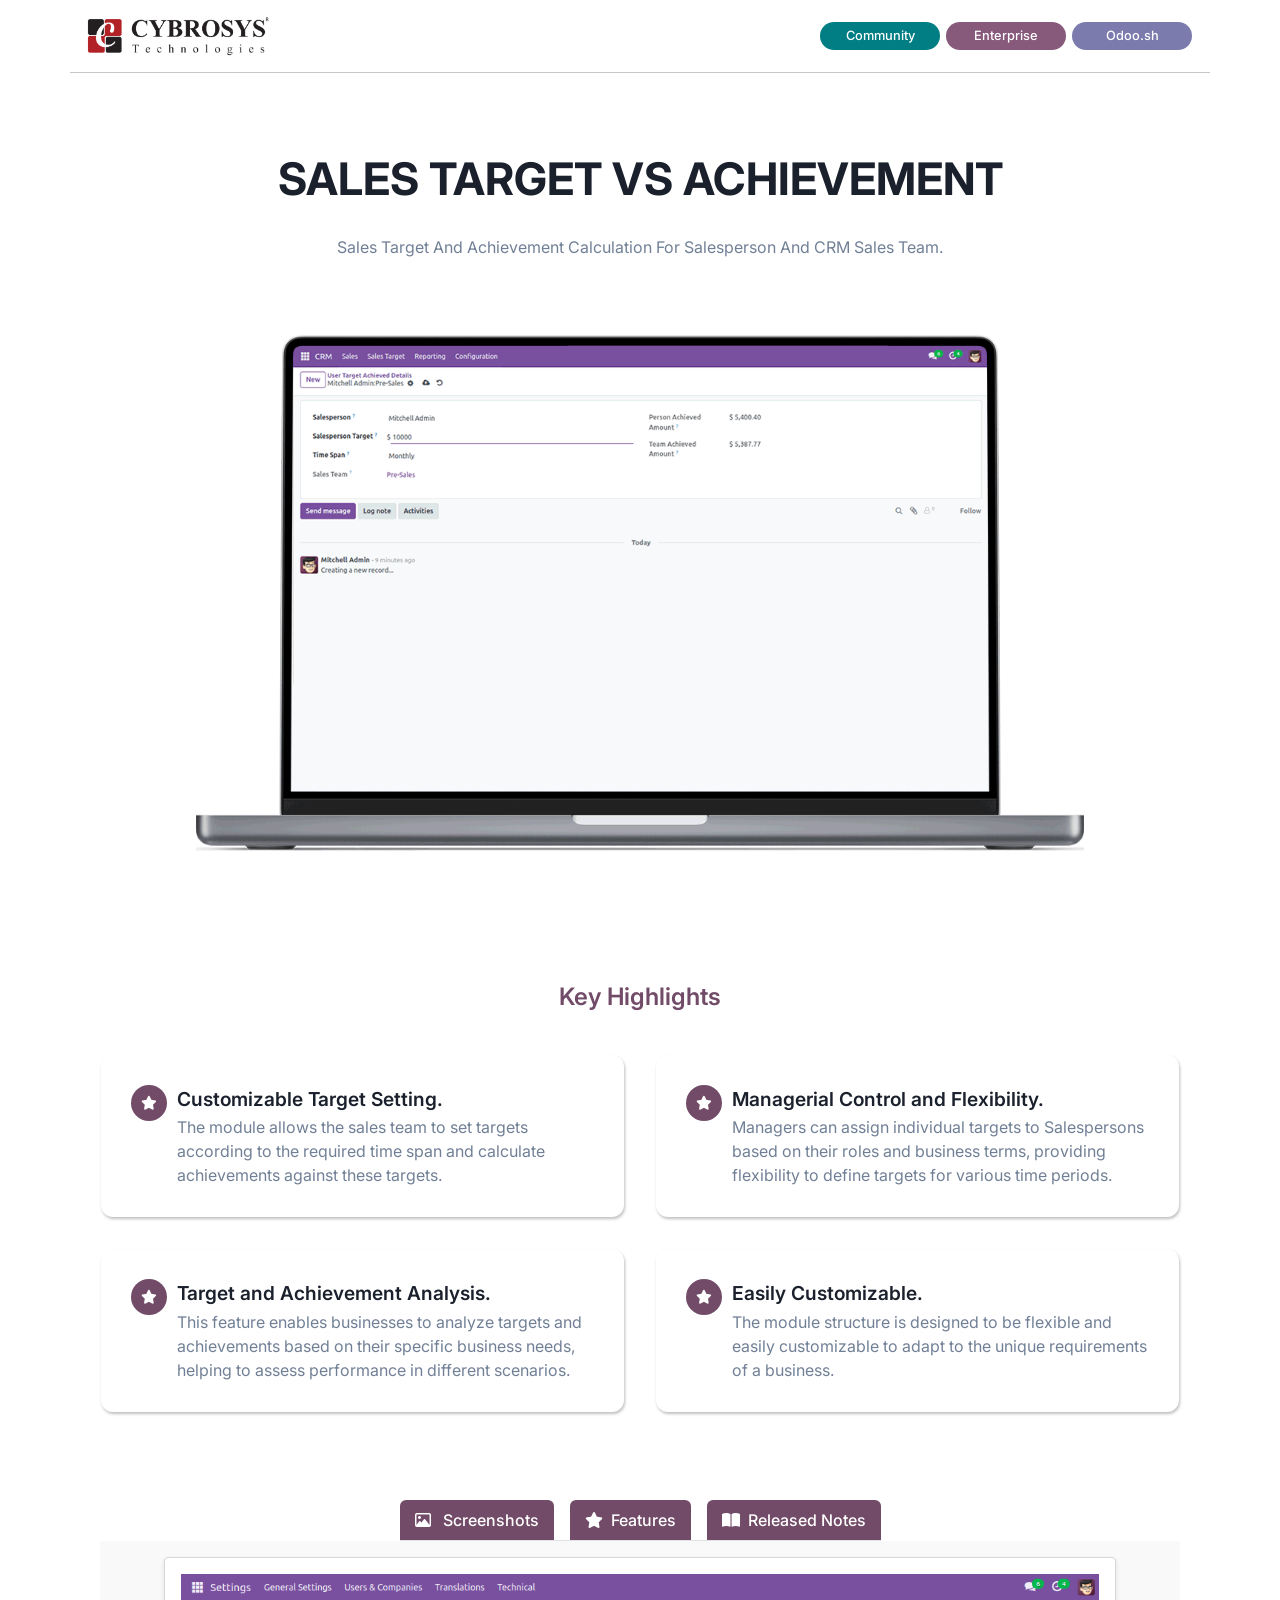
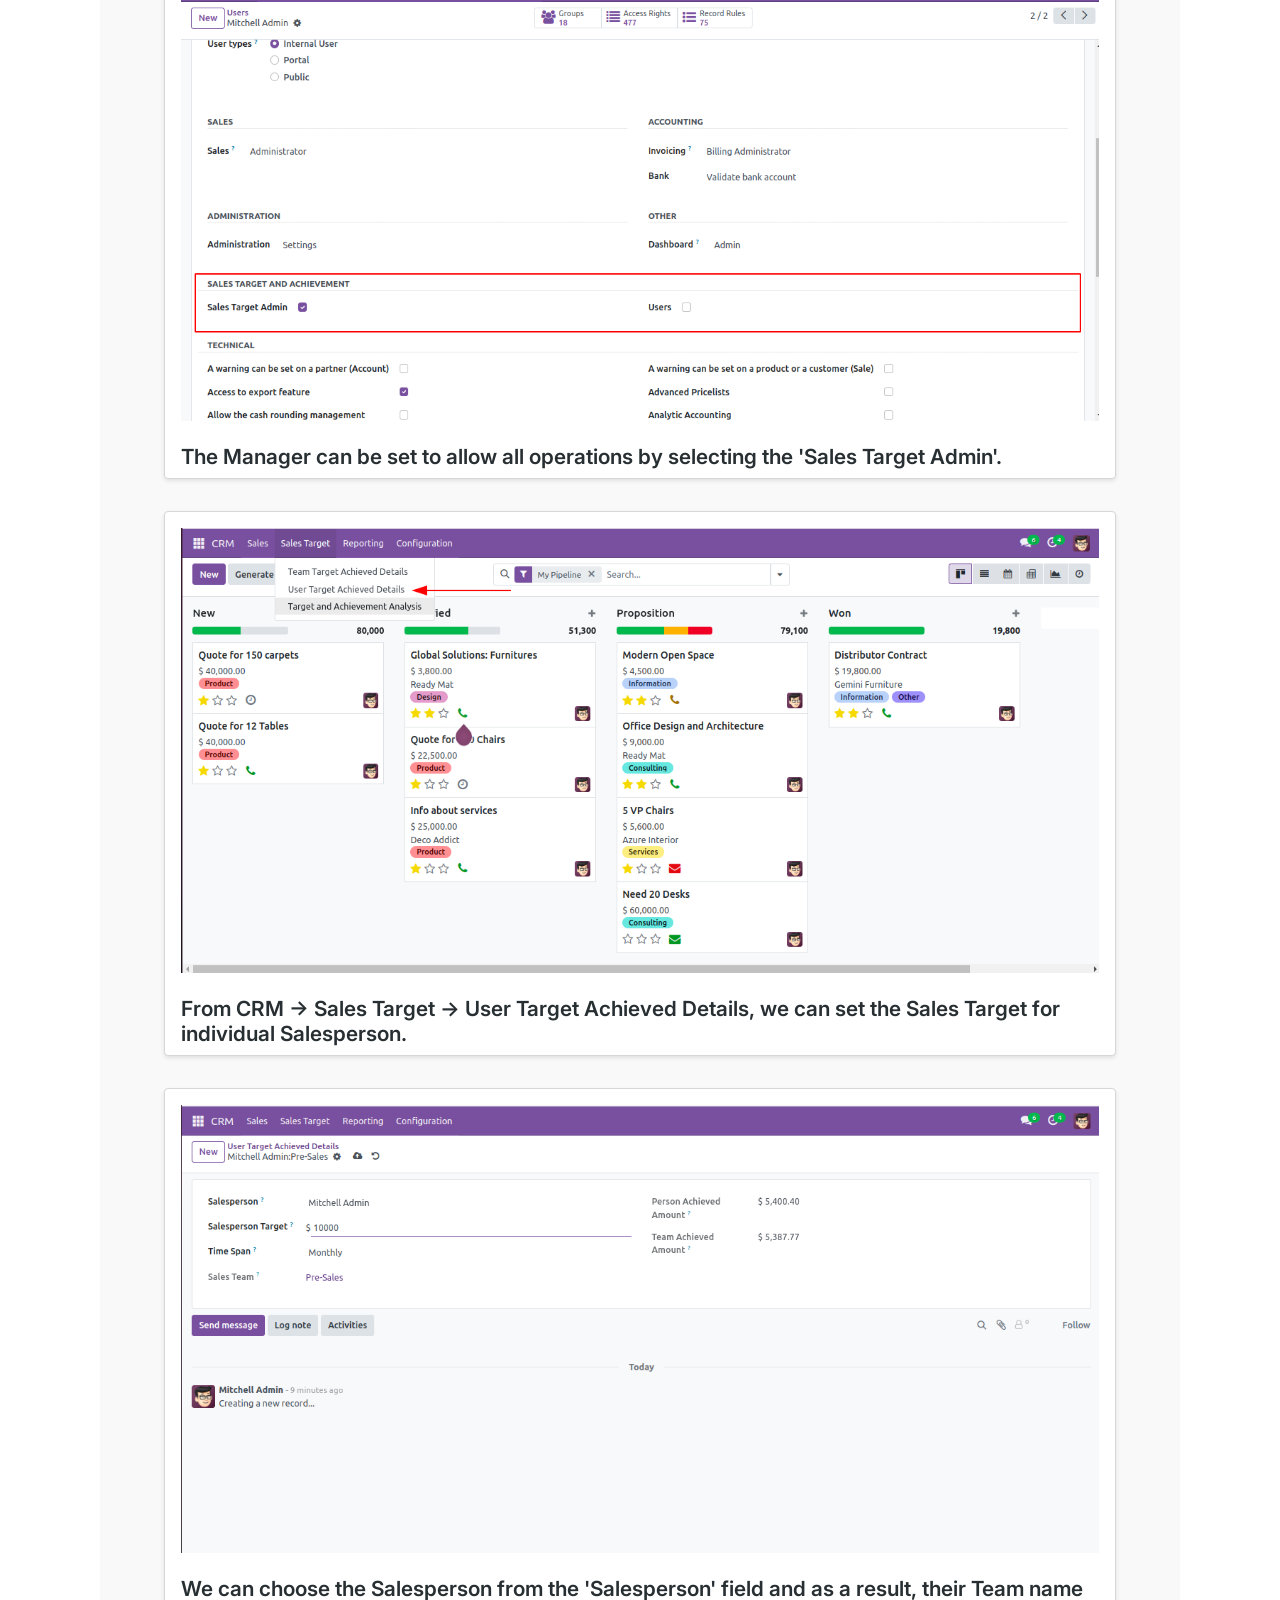
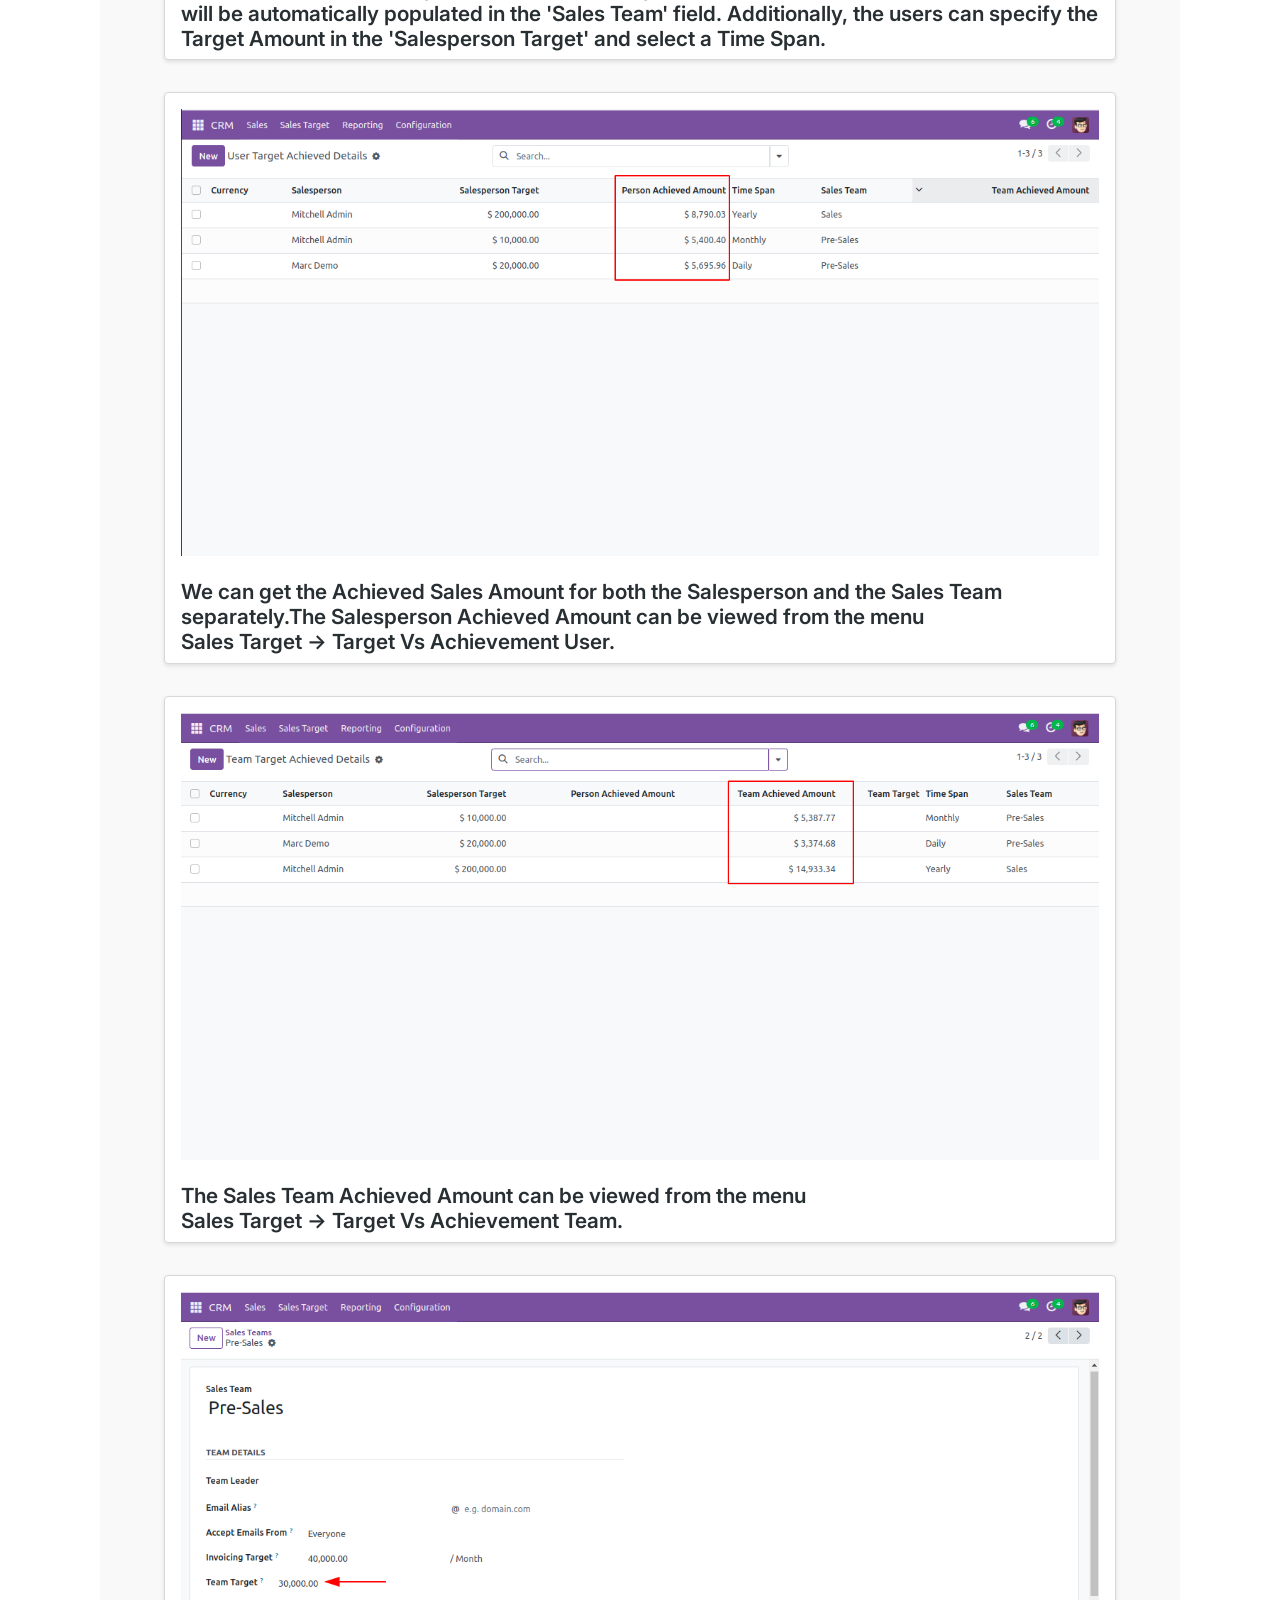
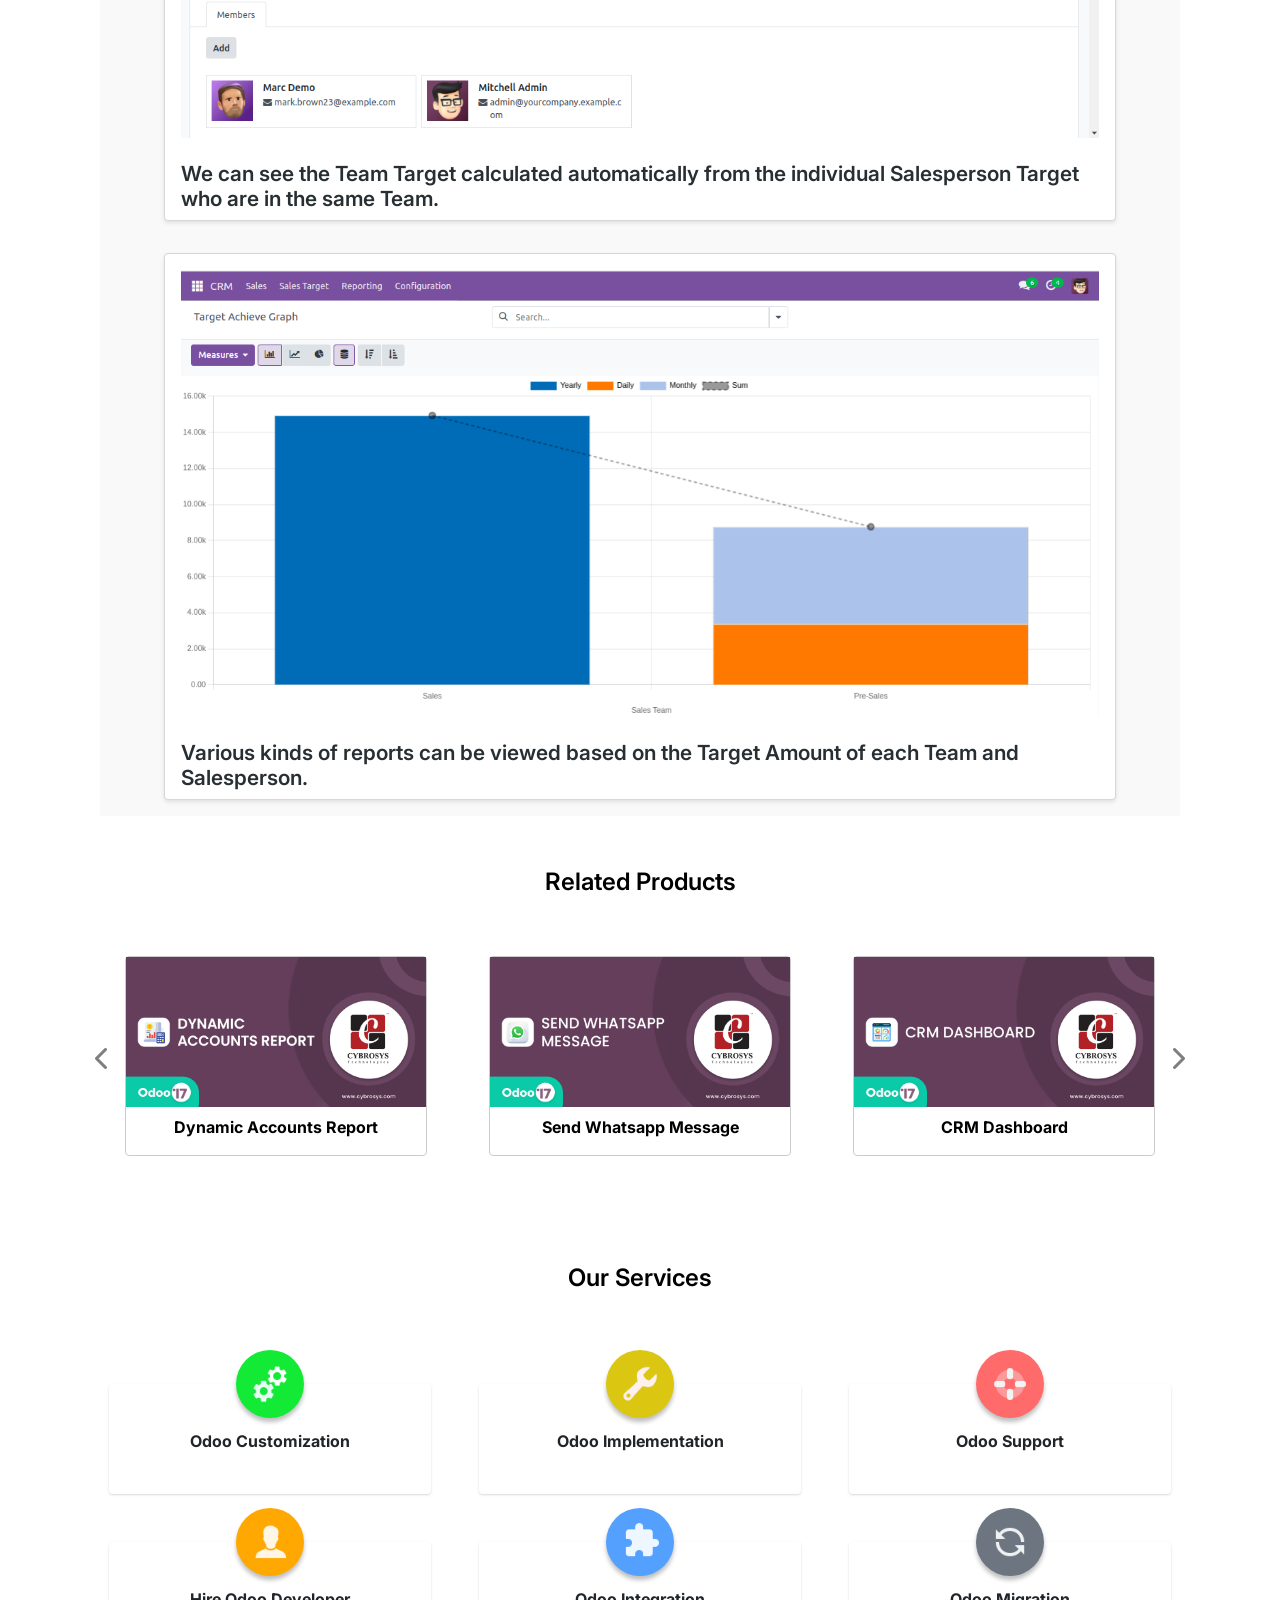
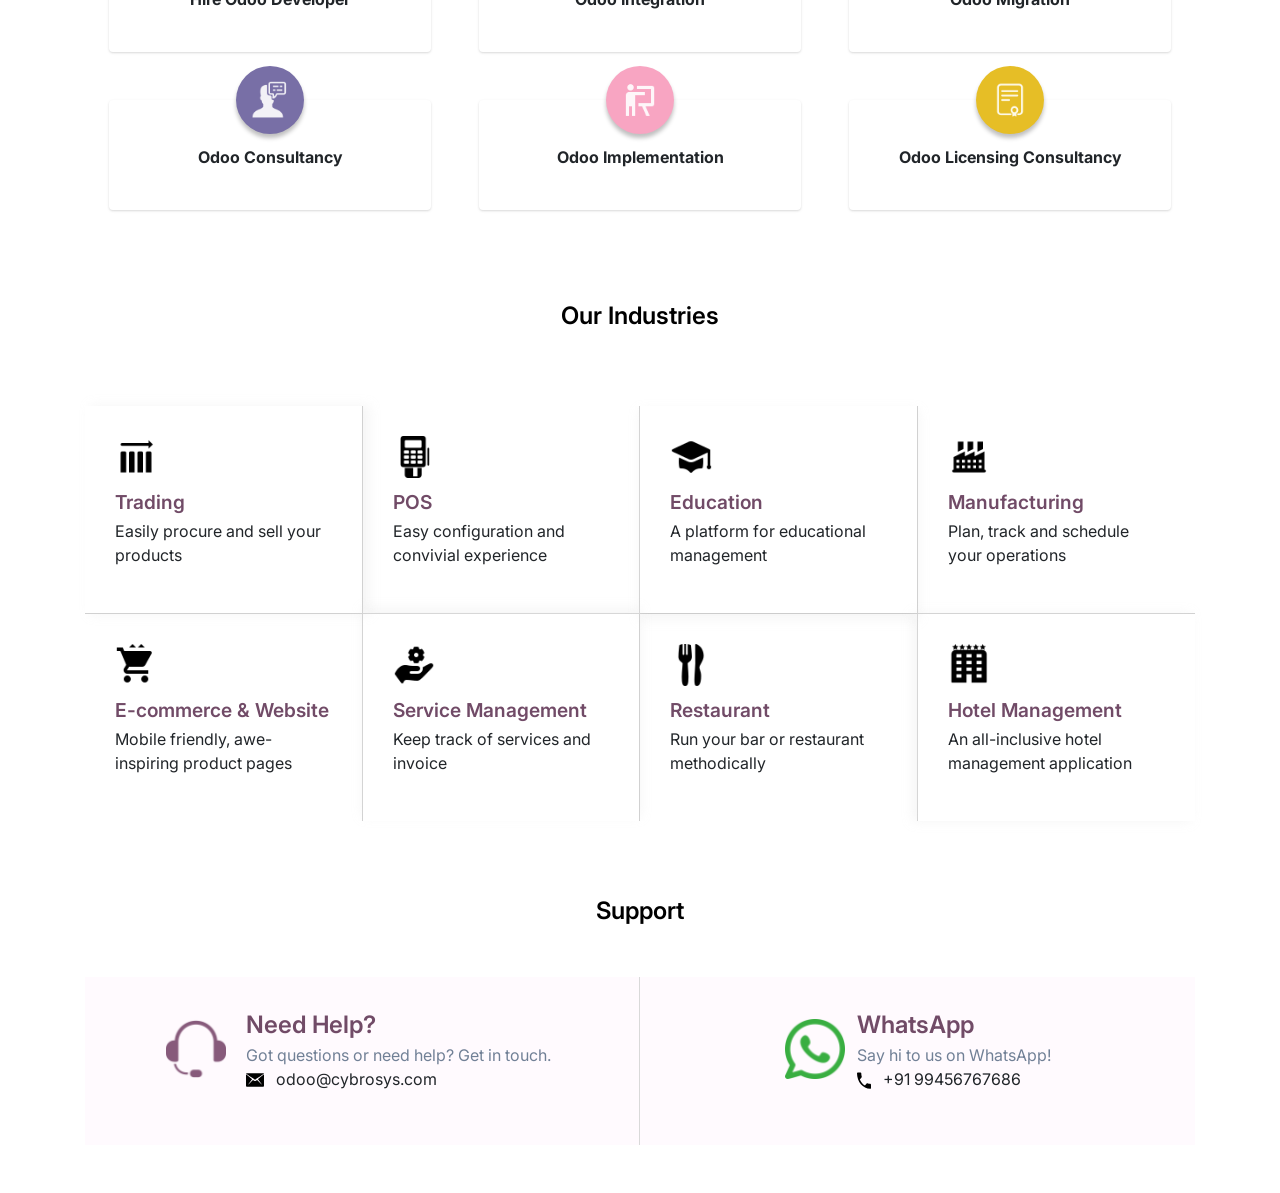
<file: sales_target_vs_achievement/static/description/index.html>
<!DOCTYPE html>
<html lang="en">
<head>
    <meta charset="UTF-8">
    <meta name="viewport" content="width=device-width, initial-scale=1.0">
    <title>Odoo App 3 Index</title>
    <!-- Bootstrap CSS -->
    <link rel="stylesheet" href="https://cdn.jsdelivr.net/npm/bootstrap@4.0.0/dist/css/bootstrap.min.css"
        integrity="sha384-Gn5384xqQ1aoWXA+058RXPxPg6fy4IWvTNh0E263XmFcJlSAwiGgFAW/dAiS6JXm" crossorigin="anonymous">
    <link rel="stylesheet" href="https://cdnjs.cloudflare.com/ajax/libs/font-awesome/6.2.1/css/all.min.css">
    <link rel="preconnect" href="https://fonts.googleapis.com">
    <link rel="preconnect" href="https://fonts.gstatic.com" crossorigin>
    <link href="https://fonts.googleapis.com/css2?family=Inter:wght@400;500;600;700;800&display=swap" rel="stylesheet">
</head>
<body>
    <section>
        <div class="container" style="font-family: 'Inter', sans-serif !important;background-color: #fff !important;">
            <div class="row">
                <div class="col-sm-12 col-md-12 col-lg-12 d-flex justify-content-between flex-wrap align-items-sm-center"
                    style="border-bottom:1px solid rgba(0, 0, 0, 0.22)">
                    <div class="my-3">
                        <img src="assets/misc/Cybrosys R.png" style="width:auto !important; height:40px !important">
                    </div>
                    <div class="my-3 d-flex align-items-center">
                        <div class="text-center"
                            style="background-color:#017E84 !important;font-size: 0.8rem !important; color:#fff !important; font-weight:500 !important; padding:4px !important; margin:0 3px !important; border-radius:50px !important; min-width: 120px !important;">
                            Community
                        </div>
                        <div class="text-center"
                            style="background-color:#875A7B !important; color:#fff !important;font-size: 0.8rem !important; font-weight:500 !important; padding:4px !important; margin:0 3px !important; border-radius:50px !important;min-width: 120px !important;">
                            Enterprise
                        </div>
                        <div class="text-center"
                            style="background-color:#7C7BAD !important; color:#fff !important;font-size: 0.8rem !important; font-weight:500 !important; padding:4px !important; margin:0 3px !important; border-radius:50px !important; min-width: 120px !important;">
                            Odoo.sh
                        </div>
                    </div>
                </div>
            </div>
            <div class="row">
                <div class="col-sm-12 col-md-12 col-lg-12 text-center d-flex align-items-center flex-column"
                    style="margin: 80px 0px !important;">
                    <h1 style="font-size: 2.8rem;font-weight: 700; color: 
                    #1A202C;">
                        SALES TARGET VS ACHIEVEMENT</h1>
                    <p class="my-3 mb-4"
                        style="max-width: 80%; font-weight: 400 !important; line-height: 32px; color: #718096;">
                       Sales Target And Achievement Calculation For Salesperson And
                        CRM Sales
                        Team.
                    </p>
                    <div style="width: 80%; margin-top: 3rem;">
                        <img src="assets/screenshots/hero.gif" class="img-responsive" width="100%" height="auto">
                    </div>
                </div>
            </div>
            <div class="container mt-5 mb-5">
                <div class="col-lg-12 d-flex flex-column justify-content-center align-items-center mt-4">
                    <p class="m-0" style="font-weight: 600; font-size: 24px; color:#714b67 !important">Key Highlights
                    </p>
                </div>
                <div class="row py-4">
                    <div class="col-md-6 col-sm-12 p-3">
                        <div class="d-flex   h-100" style="padding: 30px;border-radius: 12px;
                                    background: #FFF;
                                    box-shadow: 1px 2px 3px 0px rgba(0, 0, 0, 0.25); ">
                            <div style="width: 36px; height: 36px; border-radius: 50%; background: #714B67;
                                    display: flex; justify-content: center; align-items: center;
                                    margin-right: 10px; flex-shrink: 0;">
                                <i class="fa-solid fa-star  " style="color: #fff;font-size:14px;"></i>
                            </div>
                            <div>
                                <p style="color: #1A202C;font-weight: 600; 
                                      font-size: 1.2rem; margin-bottom: 2px;">Customizable Target Setting.</p>
                                <p class="m-0" style="color:#718096">The module allows the sales team to set targets according to the required time span and calculate achievements against these targets.
                                </p>
                            </div>
                        </div>
                    </div>
                    <div class="col-md-6 col-sm-12 p-3">
                        <div class="d-flex   h-100" style="padding: 30px;border-radius: 12px;
                                    background: #FFF;
                                    box-shadow: 1px 2px 3px 0px rgba(0, 0, 0, 0.25); ">
                            <div style="width: 36px; height: 36px; border-radius: 50%; background: #714B67;
                                    display: flex; justify-content: center; align-items: center;
                                    margin-right: 10px; flex-shrink: 0;">
                                <i class="fa-solid fa-star  " style="color: #fff;font-size:14px;"></i>
                            </div>
                            <div>
                                <p style="color: #1A202C;font-weight: 600;
                                      font-size: 1.2rem; margin-bottom: 2px;">Managerial Control and Flexibility.</p>
                                <p class="m-0" style="color:#718096">Managers can assign individual targets to Salespersons based on their roles and business terms, providing flexibility to define targets for various time periods.
                                </p>
                            </div>
                        </div>
                    </div>
                    <div class="col-md-6 col-sm-12 p-3">
                        <div class="d-flex   h-100" style="padding: 30px;border-radius: 12px;
                                    background: #FFF;
                                    box-shadow: 1px 2px 3px 0px rgba(0, 0, 0, 0.25); ">
                            <div style="width: 36px; height: 36px; border-radius: 50%; background: #714B67;
                                    display: flex; justify-content: center; align-items: center;
                                    margin-right: 10px; flex-shrink: 0;">
                                <i class="fa-solid fa-star  " style="color: #fff;font-size:14px;"></i>
                            </div>
                            <div>
                                <p style="color: #1A202C;font-weight: 600;
                                      font-size: 1.2rem; margin-bottom: 2px;">Target and Achievement Analysis.</p>
                                <p class="m-0" style="color:#718096">This feature enables businesses to analyze targets and achievements based on their specific business needs, helping to assess performance in different scenarios.
                                </p>
                            </div>
                        </div>
                    </div>
                    <div class="col-md-6 col-sm-12 p-3">
                        <div class="d-flex   h-100" style="padding: 30px;border-radius: 12px;
                                    background: #FFF;
                                    box-shadow: 1px 2px 3px 0px rgba(0, 0, 0, 0.25); ">
                            <div style="width: 36px; height: 36px; border-radius: 50%; background: #714B67;
                                    display: flex; justify-content: center; align-items: center;
                                    margin-right: 10px; flex-shrink: 0;">
                                <i class="fa-solid fa-star  " style="color: #fff;font-size:14px;"></i>
                            </div>
                            <div>
                                <p style="color: #1A202C;font-weight: 600; 
                                      font-size: 1.2rem; margin-bottom: 2px;">Easily Customizable.</p>
                                <p class="m-0" style="color:#718096">The module structure is designed to be flexible and easily customizable to adapt to the unique requirements of a business.
                                </p>
                            </div>
                        </div>
                    </div>
                </div>
            </div>
            <div class="container rounded" >
                <ul class="nav nav-tabs d-flex" style="width: fit-content;margin: 0 auto;gap: 1rem;">
                    <li class="col text-center py-2 text-nowrap "
                        style="color: #fff; background-color: #714B67;border-radius: 6px 6px 0px 0px;"><a
                            class="active show" data-toggle="tab" href="#tab1"
                            style="color: #fff;font-weight: 500; background-color: #714B67; text-decoration: none;">
                            <i class="fa-regular fa-image  pr-2" style="color: #fff;"></i>
                            Screenshots</a></li>
                    <li class="col text-center py-2 text-nowrap "
                        style="color: #fff; background-color: #714B67;border-radius: 6px 6px 0px 0px;"><a
                            data-toggle="tab" href="#tab2"
                            style="color: #fff;font-weight: 500;  text-decoration: none;"><i
                                class="fa-solid fa-star  pr-2" style="color: #fff;"></i>Features</a></li>
                    <li class="col text-center py-2 text-nowrap "
                        style="color: #fff; background-color: #714B67;border-radius: 6px 6px 0px 0px;"><a
                            data-toggle="tab" href="#tab3"
                            style="color: #fff;font-weight: 500; text-decoration: none; background-color: #714B67;"><i
                                class="fa-solid fa-book-open  pr-2" style="color: #fff;"></i>Released Notes</a></li>
                </ul>
                <div class="tab-content" style="background-color: rgba(121, 113, 119, 0.04);">
                    <div id="tab1" class="tab-pane fade in active show">
                        <div class="col-lg-12 py-2" style="padding: 1rem 4rem !important;">
                            <div
                                style="border: 1px solid #d8d6d6; border-radius: 4px; background: #fff; box-shadow: 0 2px 4px rgba(0, 0, 0, 0.1);">
                                <div class="row justify-content-center p-3 w-100 m-0">
                                    <img src="assets/screenshots/1.png" class="img-responsive" width="100%" height="auto">
                                </div>
                                <div class="px-3">
                                    <h4 class="mt-2"
                                        style=" font-weight:600 !important; color:#282F33 !important; font-size:1.3rem !important">
                                       The Manager can be set to allow all operations by selecting the
                                        'Sales Target Admin'.</h4>
                                </div>
                            </div>
                        </div>
                        <div class="col-lg-12 py-2" style="padding: 1rem 4rem !important;">
                            <div
                                style="border: 1px solid #d8d6d6; border-radius: 4px;  background: #fff; box-shadow: 0 2px 4px rgba(0, 0, 0, 0.1);">
                                <div class="row justify-content-center p-3 w-100 m-0">
                                    <img src="assets/screenshots/2.png" class="img-responsive" width="100%" height="auto">
                                </div>
                                <div class="px-3">
                                    <h4 class="mt-2"
                                        style=" font-weight:600 !important; color:#282F33 !important; font-size:1.3rem !important">
                                        From CRM -> Sales Target -> User Target Achieved Details, we can
                                        set the
                                        Sales Target for individual Salesperson.</h4>
                                </div>
                            </div>
                        </div>
                        <div class="col-lg-12 py-2" style="padding: 1rem 4rem !important;">
                            <div
                                style="border: 1px solid #d8d6d6; border-radius: 4px;  background: #fff; box-shadow: 0 2px 4px rgba(0, 0, 0, 0.1);">
                                <div class="row justify-content-center p-3 w-100 m-0">
                                    <img src="assets/screenshots/3.png" class="img-responsive" width="100%" height="auto">
                                </div>
                                <div class="px-3">
                                    <h4 class="mt-2"
                                        style=" font-weight:600 !important; color:#282F33 !important; font-size:1.3rem !important">
                                        We can choose the Salesperson from the 'Salesperson' field and as
                                        a result, their Team name will be automatically populated in the
                                        'Sales Team' field. Additionally, the users can specify the Target
                                        Amount in the 'Salesperson Target' and select a Time Span.</h4>
                                </div>
                            </div>
                        </div>
                        <div class="col-lg-12 py-2" style="padding: 1rem 4rem !important;">
                            <div
                                style="border: 1px solid #d8d6d6; border-radius: 4px;  background: #fff; box-shadow: 0 2px 4px rgba(0, 0, 0, 0.1);">
                                <div class="row justify-content-center p-3 w-100 m-0">
                                    <img src="assets/screenshots/4.png" class="img-responsive" width="100%" height="auto">
                                </div>
                                <div class="px-3">
                                    <h4 class="mt-2"
                                        style=" font-weight:600 !important; color:#282F33 !important; font-size:1.3rem !important">
                                        We can get the Achieved Sales Amount for both the
                                        Salesperson and the Sales Team separately.The Salesperson Achieved Amount can be viewed from the menu
                                        <br/>Sales Target -> Target Vs Achievement User.</h4>
                                </div>
                            </div>
                        </div>
                        <div class="col-lg-12 py-2" style="padding: 1rem 4rem !important;">
                            <div
                                style="border: 1px solid #d8d6d6; border-radius: 4px;  background: #fff; box-shadow: 0 2px 4px rgba(0, 0, 0, 0.1);">
                                <div class="row justify-content-center p-3 w-100 m-0">
                                    <img src="assets/screenshots/5.png" class="img-responsive" width="100%" height="auto">
                                </div>
                                <div class="px-3">
                                    <h4 class="mt-2"
                                        style=" font-weight:600 !important; color:#282F33 !important; font-size:1.3rem !important">
                                        The Sales Team Achieved Amount can be viewed from the menu
                                        <br/>
                                        Sales Target -> Target Vs Achievement Team.</h4>
                                </div>
                            </div>
                        </div>
                        <div class="col-lg-12 py-2" style="padding: 1rem 4rem !important;">
                            <div
                                style="border: 1px solid #d8d6d6; border-radius: 4px;  background: #fff; box-shadow: 0 2px 4px rgba(0, 0, 0, 0.1);">
                                <div class="row justify-content-center p-3 w-100 m-0">
                                    <img src="assets/screenshots/6.png" class="img-responsive" width="100%" height="auto">
                                </div>
                                <div class="px-3">
                                    <h4 class="mt-2"
                                        style=" font-weight:600 !important; color:#282F33 !important; font-size:1.3rem !important">
                                        We can see the Team Target calculated automatically from
                                        the individual Salesperson Target who are in the same Team.</h4>
                                </div>
                            </div>
                        </div>
                        <div class="col-lg-12 py-2" style="padding: 1rem 4rem !important;">
                            <div
                                style="border: 1px solid #d8d6d6; border-radius: 4px;  background: #fff; box-shadow: 0 2px 4px rgba(0, 0, 0, 0.1);">
                                <div class="row justify-content-center p-3 w-100 m-0">
                                    <img src="assets/screenshots/7.png" class="img-responsive" width="100%" height="auto">
                                </div>
                                <div class="px-3">
                                    <h4 class="mt-2"
                                        style=" font-weight:600 !important; color:#282F33 !important; font-size:1.3rem !important">
                                        Various kinds of reports can be viewed based on the Target
                                        Amount of each Team and Salesperson.</h4>
                                </div>
                            </div>
                        </div>
                    </div>
                    <div id="tab2" class="tab-pane fade">
                        <div class="col-mg-12" style="padding: 1rem 4rem;">
                            <ul style="list-style: none; padding: 1rem 0;font-weight: 500;">
                                <li class="py-3"
                                    style="font-weight: 500;background-color: #fff; border-radius: 4px; padding: 1rem; margin-bottom: 1rem; box-shadow: 0 2px 4px rgba(0, 0, 0, 0.1);">
                                    <span style="margin-right: 12px;"><img src="assets/misc/star (1) 2.svg" alt=""
                                            width="16px"></span>Available in Odoo 17.0
                                            Community, Enterprise and Odoo.sh.
                                </li>
                                <li class="py-3"
                                    style="font-weight: 500;background-color: #fff; border-radius: 4px; padding: 1rem; margin-bottom: 1rem; box-shadow: 0 2px 4px rgba(0, 0, 0, 0.1);">
                                    <span style="margin-right: 12px;"><img src="assets/misc/star (1) 2.svg" alt=""
                                            width="16px"></span>Sales Target setting for Salesperson
                                </li>
                                <li class="py-3"
                                    style="font-weight: 500;background-color: #fff; border-radius: 4px; padding: 1rem; margin-bottom: 1rem; box-shadow: 0 2px 4px rgba(0, 0, 0, 0.1);">
                                    <span style="margin-right: 12px;"><img src="assets/misc/star (1) 2.svg" alt=""
                                            width="16px"></span>Automated calculation of Team Target
                                </li>
                                <li class="py-3"
                                    style="font-weight: 500;background-color: #fff; border-radius: 4px; padding: 1rem; margin-bottom: 1rem; box-shadow: 0 2px 4px rgba(0, 0, 0, 0.1);">
                                    <span style="margin-right: 12px;"><img src="assets/misc/star (1) 2.svg" alt=""
                                            width="16px"></span>Based on Salesperson's individual target,
                                Sales Team Target and Achievement calculation
                                </li>
                                <li class="py-3"
                                    style="font-weight: 500;background-color: #fff; border-radius: 4px; padding: 1rem; margin-bottom: 1rem; box-shadow: 0 2px 4px rgba(0, 0, 0, 0.1);">
                                    <span style="margin-right: 12px;"><img src="assets/misc/star (1) 2.svg" alt=""
                                            width="16px"></span>Customizable graphical report of
                                    Target and Achievement
                                </li>
                            </ul>
                        </div>
                    </div>
                    <div id="tab3" class="tab-pane fade">
                        <div class="col-mg-12 active" style="padding: 1rem 4rem;">
                            <div class="py-3"
                                style="font-weight: 500;background-color: #fff; border-radius: 4px; padding: 1rem; box-shadow: 0 2px 4px rgba(0, 0, 0, 0.1);">
                                <div class="d-flex mb-3" style="font-size: 0.8rem; font-weight: 500;"><span>Version
                                        17.0.1.0.0</span><span class="px-2">|</span><span
                                        style="color: #714B67;font-weight: 600;">Released on:24th September 2024</span>
                                </div>
                                <p class="m-0"
                                    style=" color:#718096!important; font-size:1rem !important;line-height: 28px;">
                                    Initial commit for Sales Target VS Achievement.</p>
                            </div>
                        </div>
                    </div>
                </div>
            </div>
            <div class="container mt-5">
                <div class="col-lg-12 d-flex flex-column justify-content-center align-items-center mt-5">
                    <p class="m-0" style="font-weight: 600; font-size: 24px; color:#000 !important">Related Products</p>
                </div>
            </div>
            <div id="myCarousel" class="carousel slide py-3" data-ride="carousel">
                <div class="carousel-inner">
                    <div class="carousel-item active">
                        <div class="row p-4">
                            <div class="col">
                                <div class="p-3">
                                    <a href="https://apps.odoo.com/apps/modules/17.0/dynamic_accounts_report/" style="color: #000; text-decoration: none;">
                                        <div style="border:1px solid #CBCBCB !important;border-radius: 4px;">
                                            <div style="width: 300px; ">
                                                <img src="assets/modules/1.jpg" alt="" width="100%" height="auto">
                                            </div>
                                            <p class="text-center pt-2 text-black font-weight-bold">Dynamic Accounts Report</p>
                                        </div>
                                    </a>
                                </div>
                            </div>
                            <div class="col">
                                <div class="p-3">
                                    <a href="https://apps.odoo.com/apps/modules/17.0/whatsapp_redirect/" style="color: #000; text-decoration: none;">
                                        <div style="border:1px solid #CBCBCB !important;border-radius: 4px;">
                                            <div style="width: 300px; ">
                                                <img src="assets/modules/2.jpg" alt="" width="100%" height="auto">
                                            </div>
                                            <p class="text-center pt-2 text-black font-weight-bold">Send Whatsapp Message</p>
                                        </div>
                                    </a>
                                </div>
                            </div>
                            <div class="col">
                                <div class="p-3">
                                    <a href="https://apps.odoo.com/apps/modules/17.0/crm_dashboard/" style="color: #000; text-decoration: none;">
                                        <div style="border:1px solid #CBCBCB !important;border-radius: 4px;">
                                            <div style="width: 300px; ">
                                                <img src="assets/modules/3.jpg" alt="" width="100%" height="auto">
                                            </div>
                                            <p class="text-center pt-2 text-black font-weight-bold">CRM Dashboard</p>
                                        </div>
                                    </a>
                                </div>
                            </div>
                        </div>
                    </div>
                    <div class="carousel-item">
                        <div class="row p-4">
                            <div class="col">
                                <div class="p-3">
                                    <a href="https://apps.odoo.com/apps/modules/17.0/hr_payroll_community/" style="color: #000; text-decoration: none;">
                                        <div style="border:1px solid #CBCBCB !important;border-radius: 4px;">
                                            <div style="width: 300px; ">
                                                <img src="assets/modules/4.jpg" alt="" width="100%" height="auto">
                                            </div>
                                            <p class="text-center pt-2 text-black font-weight-bold">Odoo 17 Payroll</p>
                                        </div>
                                    </a>
                                </div>
                            </div>
                            <div class="col">
                                <div class="p-3">
                                    <a href="https://apps.odoo.com/apps/modules/17.0/hr_zk_attendance/" style="color: #000; text-decoration: none;">
                                        <div style="border:1px solid #CBCBCB !important;border-radius: 4px;">
                                            <div style="width: 300px;">
                                                <img src="assets/modules/5.png" alt="" width="100%" height="auto">
                                            </div>
                                            <p class="text-center pt-2 text-black font-weight-bold">Biometric Device Integration</p>
                                        </div>
                                    </a>
                                </div>
                            </div>
                            <div class="col">
                                <div class="p-3">
                                    <a href="https://apps.odoo.com/apps/modules/17.0/base_accounting_kit/" style="color: #000; text-decoration: none;">
                                        <div style="border:1px solid #CBCBCB !important;border-radius: 4px;">
                                            <div style="width: 300px;">
                                                <img src="assets/modules/6.gif" alt="" width="100%" height="auto">
                                            </div>
                                            <p class="text-center pt-2 text-black font-weight-bold">Full Accounting Kit</p>
                                        </div>
                                    </a>
                                </div>
                            </div>
                        </div>
                    </div>
                </div>
                <a class="carousel-control-prev" href="#myCarousel" data-slide="prev" style="width: 35px; color: #000;">
                    <span class="carousel-control-prev-icon">
                        <i class="fa fa-chevron-left" style="font-size: 24px;"></i>
                    </span>
                </a>
                <a class="carousel-control-next" href="#myCarousel" data-slide="next" style="width: 35px; color: #000;">
                    <span class="carousel-control-next-icon">
                        <i class="fa fa-chevron-right" style="font-size: 24px;"></i>
                    </span>
                </a>
            </div>
            <div class="container mt-5">
                <div class="col-lg-12 d-flex flex-column justify-content-center align-items-center mt-4">
                    <p class="m-0" style="font-weight: 600; font-size: 24px; color:#000 !important">Our Services</p>
                </div>
            </div>
            <div class="container my-5">
                <div class="row py-3">
                    <div class="col-md-4 col-sm-6 px-4 py-4">
                        <div
                            style="background-color: #fff; padding: 25px; text-align: center;  box-shadow: rgba(0, 0, 0, 0.1) 0px 1px 3px 0px, rgba(0, 0, 0, 0.06) 0px 1px 2px 0px; position: relative;border-radius: 4px;">
                            <div style="position: absolute; top: 0%; left: 50%; transform: translate(-50%, -50%);">
                                <div style="background-color:#13EA36 ; border-radius: 50%; padding: 15px;    width: 68px;
                                    height: 68px; display: inline-block; box-shadow:0px 4px 4px rgba(0, 0, 0, 0.25);">
                                    <img src="assets/icons/cogs.png" alt="service-icon" width="38px" height="auto">
                                </div>
                            </div>
                            <p style="margin-top: 20px; font-weight: bold;">Odoo Customization</p>
                        </div>
                    </div>
                    <div class="col-md-4 col-sm-6 px-4 py-4">
                        <div
                            style="background-color: #fff; padding: 25px; text-align: center; box-shadow: rgba(0, 0, 0, 0.1) 0px 1px 3px 0px, rgba(0, 0, 0, 0.06) 0px 1px 2px 0px; position: relative;border-radius: 4px;">
                            <div style="position: absolute; top: 0%; left: 50%; transform: translate(-50%, -50%);">
                                <div style="background-color:#DBC711; border-radius: 50%; padding: 15px;    width: 68px;
                                    height: 68px; display: inline-block; box-shadow:0px 4px 4px rgba(0, 0, 0, 0.25);">
                                    <img src="assets/icons/wrench.png" alt="service-icon" width="38px" height="auto">
                                </div>
                            </div>
                            <p style="margin-top: 20px; font-weight: bold;">Odoo Implementation</p>
                        </div>
                    </div>
                    <div class="col-md-4 col-sm-6 px-4 py-4">
                        <div
                            style="background-color: #fff; padding: 25px; text-align: center;  box-shadow: rgba(0, 0, 0, 0.1) 0px 1px 3px 0px, rgba(0, 0, 0, 0.06) 0px 1px 2px 0px; position: relative; border-radius: 4px;">
                            <div style="position: absolute; top: 0%; left: 50%; transform: translate(-50%, -50%);">
                                <div style="background-color:#FF6B6B ; border-radius: 50%; padding: 15px;    width: 68px;
                                    height: 68px; display: inline-block; box-shadow:0px 4px 4px rgba(0, 0, 0, 0.25);">
                                    <img src="assets/icons/lifebuoy.png" alt="service-icon" width="38px" height="auto">
                                </div>
                            </div>
                            <p style="margin-top: 20px; font-weight: bold;">Odoo Support</p>
                        </div>
                    </div>
                    <div class="col-md-4 col-sm-6 px-4 py-4">
                        <div
                            style="background-color: #fff; padding: 25px; text-align: center; box-shadow: rgba(0, 0, 0, 0.1) 0px 1px 3px 0px, rgba(0, 0, 0, 0.06) 0px 1px 2px 0px; position: relative; border-radius: 4px;">
                            <div style="position: absolute; top: 0%; left: 50%; transform: translate(-50%, -50%);">
                                <div style="background-color:#FFA801 ; border-radius: 50%; padding: 15px;    width: 68px;
                                    height: 68px; display: inline-block; box-shadow:0px 4px 4px rgba(0, 0, 0, 0.25);">
                                    <img src="assets/icons/user.png" alt="service-icon" width="38px" height="auto">
                                </div>
                            </div>
                            <p style="margin-top: 20px; font-weight: bold;">Hire Odoo Developer</p>
                        </div>
                    </div>
                    <div class="col-md-4 col-sm-6 px-4 py-4">
                        <div
                            style="background-color: #fff; padding: 25px; text-align: center;  box-shadow: rgba(0, 0, 0, 0.1) 0px 1px 3px 0px, rgba(0, 0, 0, 0.06) 0px 1px 2px 0px; position: relative; border-radius: 4px;">
                            <div style="position: absolute; top: 0%; left: 50%; transform: translate(-50%, -50%);">
                                <div style="background-color:#54A0FF; border-radius: 50%; padding: 15px;    width: 68px;
                                    height: 68px; display: inline-block; box-shadow:0px 4px 4px rgba(0, 0, 0, 0.25);">
                                    <img src="assets/icons/puzzle.png" alt="service-icon" width="38px" height="auto">
                                </div>
                            </div>
                            <p style="margin-top: 20px; font-weight: bold;">Odoo Integration</p>
                        </div>
                    </div>
                    <div class="col-md-4 col-sm-6 px-4 py-4">
                        <div
                            style="background-color: #fff; padding: 25px; text-align: center;  box-shadow: rgba(0, 0, 0, 0.1) 0px 1px 3px 0px, rgba(0, 0, 0, 0.06) 0px 1px 2px 0px; position: relative;border-radius: 4px;">
                            <div style="position: absolute; top: 0%; left: 50%; transform: translate(-50%, -50%);">
                                <div style="background-color:#6D7680 ; border-radius: 50%; padding: 15px;    width: 68px;
                                    height: 68px; display: inline-block; box-shadow:0px 4px 4px rgba(0, 0, 0, 0.25);">
                                    <img src="assets/icons/update.png" alt="service-icon" width="38px" height="auto">
                                </div>
                            </div>
                            <p style="margin-top: 20px; font-weight: bold;">Odoo Migration</p>
                        </div>
                    </div>
                    <div class="col-md-4 col-sm-6 px-4 py-4">
                        <div
                            style="background-color: #fff; padding: 25px; text-align: center;  box-shadow: rgba(0, 0, 0, 0.1) 0px 1px 3px 0px, rgba(0, 0, 0, 0.06) 0px 1px 2px 0px; position: relative;border-radius: 4px;">
                            <div style="position: absolute; top: 0%; left: 50%; transform: translate(-50%, -50%);">
                                <div style="background-color:#786FA6 ; border-radius: 50%; padding: 15px;    width: 68px;
                                    height: 68px; display: inline-block; box-shadow:0px 4px 4px rgba(0, 0, 0, 0.25);">
                                    <img src="assets/icons/consultation.png" alt="service-icon" width="38px" height="auto">
                                </div>
                            </div>
                            <p style="margin-top: 20px; font-weight: bold;">Odoo Consultancy</p>
                        </div>
                    </div>
                    <div class="col-md-4 col-sm-6 px-4 py-4">
                        <div
                            style="background-color: #fff; padding: 25px; text-align: center; box-shadow: rgba(0, 0, 0, 0.1) 0px 1px 3px 0px, rgba(0, 0, 0, 0.06) 0px 1px 2px 0px;position: relative;border-radius: 4px;">
                            <div style="position: absolute; top: 0%; left: 50%; transform: translate(-50%, -50%);">
                                <div style="background-color:#F8A5C2 ; border-radius: 50%; padding: 15px;    width: 68px;
                                    height: 68px; display: inline-block; box-shadow:0px 4px 4px rgba(0, 0, 0, 0.25);">
                                    <img src="assets/icons/training.png" alt="service-icon" width="38px" height="auto">
                                </div>
                            </div>
                            <p style="margin-top: 20px; font-weight: bold;">Odoo Implementation</p>
                        </div>
                    </div>
                    <div class="col-md-4 col-sm-6 px-4 py-4">
                        <div
                            style="background-color: #fff; padding: 25px; text-align: center;  box-shadow: rgba(0, 0, 0, 0.1) 0px 1px 3px 0px, rgba(0, 0, 0, 0.06) 0px 1px 2px 0px; position: relative;border-radius: 4px;">
                            <div style="position: absolute; top: 0%; left: 50%; transform: translate(-50%, -50%);">
                                <div style="background-color:#E6BE26; border-radius: 50%; padding: 15px;    width: 68px;
                                    height: 68px; display: inline-block; box-shadow:0px 4px 4px rgba(0, 0, 0, 0.25);">
                                    <img src="assets/icons/license.png" alt="service-icon" width="38px" height="auto">
                                </div>
                            </div>
                            <p style="margin-top: 20px; font-weight: bold;">Odoo Licensing Consultancy</p>
                        </div>
                    </div>
                </div>
            </div>
            <div class="container mt-5">
                <div class="col-lg-12 d-flex flex-column justify-content-center align-items-center mt-4">
                    <p class="m-0" style="font-weight: 600; font-size: 24px; color:#000 !important">Our Industries</p>

                </div>
            </div>
            <div class="container">
                <div class="row my-5 py-4">
                    <div class="col-md-3 col-sm-6 p-0">
                        <div class="d-flex flex-column h-100 "
                            style="border-right: 1px solid rgb(209, 209, 209); border-bottom: 1px solid  rgb(209, 209, 209); padding: 30px; box-shadow: 6px 0 10px rgba(228, 227, 227, 0.373);">
                            <img src="assets/icons/trading-black.png" width="42px" height="auto" alt="">
                            <p style="color: #714B67;font-weight: 600; margin-top: 10px;
                           font-size: 1.2rem; margin-bottom: 2px;">Trading</p>
                            <p>Easily procure and sell your products</p>
                        </div>
                    </div>
                    <div class="col-md-3 col-sm-6  p-0">
                        <div class="d-flex flex-column h-100"
                            style="border-right: 1px solid rgb(209, 209, 209);border-bottom: 1px solid  rgb(209, 209, 209); padding: 30px;">
                            <img src="assets/icons/pos-black.png" width="42px" height="auto" alt="">
                            <p style="color: #714B67;font-weight: 600; margin-top: 10px;
                            font-size: 1.2rem; margin-bottom: 2px;">POS</p>
                            <p>Easy configuration and convivial experience</p>
                        </div>
                    </div>
                    <div class="col-md-3 col-sm-6  p-0">
                        <div class="d-flex flex-column h-100"
                            style="border-right: 1px solid  rgb(209, 209, 209);border-bottom: 1px solid   rgba(0, 0, 0, 0.2); padding: 30px; box-shadow: 0 5px 10px  rgba(228, 227, 227, 0.373)">
                            <img src="assets/icons/education-black.png" width="42px" height="auto" alt="">
                            <p style="color: #714B67;font-weight: 600; margin-top: 10px;
                            font-size: 1.2rem; margin-bottom: 2px;">Education</p>
                            <p>A platform for educational management</p>
                        </div>
                    </div>
                    <div class="col-md-3 col-sm-6  p-0">
                        <div class="d-flex flex-column h-100"
                            style="border-bottom: 1px solid  rgb(209, 209, 209); padding: 30px; ">
                            <img src="assets/icons/manufacturing-black.png" width="42px" height="auto" alt="">
                            <p style="color: #714B67;font-weight: 600; margin-top: 10px;
                            font-size: 1.2rem; margin-bottom: 2px;">Manufacturing</p>
                            <p>Plan, track and schedule your operations</p>
                        </div>
                    </div>
                    <div class="col-md-3 col-sm-6 p-0">
                        <div class="d-flex flex-column h-100"
                            style="border-right: 1px solid  rgb(209, 209, 209); padding: 30px;">
                            <img src="assets/icons/ecom-black.png" width="42px" height="auto" alt="">
                            <p style="color: #714B67;font-weight: 600; margin-top: 10px;
                            font-size: 1.2rem; margin-bottom: 2px;">E-commerce & Website</p>
                            <p>Mobile friendly, awe-inspiring product pages</p>
                        </div>
                    </div>
                    <div class="col-md-3 col-sm-6   p-0">
                        <div class="d-flex flex-column h-100"
                            style="border-right: 1px solid  rgb(209, 209, 209); padding: 30px;box-shadow: 0 -5px 10px  rgba(228, 227, 227, 0.373);">
                            <img src="assets/icons/service-black.png" width="42px" height="auto" alt="">
                            <p style="color: #714B67;font-weight: 600; margin-top: 10px;
                            font-size: 1.2rem; margin-bottom: 2px;">Service Management</p>
                            <p>Keep track of services and invoice</p>
                        </div>
                    </div>
                    <div class="col-md-3 col-sm-6    p-0">
                        <div class="d-flex flex-column h-100"
                            style="border-right: 1px solid  rgb(209, 209, 209); padding: 30px; ">
                            <img src="assets/icons/restaurant-black.png" width="42px" height="auto" alt="">
                            <p style="color: #714B67;font-weight: 600; margin-top: 10px;
                            font-size: 1.2rem; margin-bottom: 2px;">Restaurant</p>
                            <p>Run your bar or restaurant methodically</p>
                        </div>
                    </div>
                    <div class="col-md-3 col-sm-6   p-0">
                        <div class="d-flex flex-column h-100"
                            style=" padding: 30px;box-shadow: -5px 0 10px  rgba(228, 227, 227, 0.373);">
                            <img src="assets/icons/hotel-black.png" width="42px" height="auto" alt="">
                            <p style="color: #714B67;font-weight: 600; margin-top: 10px;
                            font-size: 1.2rem; margin-bottom: 2px;">Hotel Management</p>
                            <p>An all-inclusive hotel management application</p>
                        </div>
                    </div>
                </div>
            </div>
            <div class="container mt-5">
                <div class="col-lg-12 d-flex flex-column justify-content-center align-items-center mt-5">
                    <p class="m-0" style="font-weight: 600; font-size: 24px; color:#000 !important">Support</p>
                </div>
            </div>
            <div class="container my-5">
                <div class="row" style="background-color: #FFFAFE;">
                    <div class="col-md-6 pb-4  d-flex align-items-center justify-content-center"
                        style="border-right: 1px solid #D9D9D9;">
                        <div style="padding: 30px;">
                            <div class="d-flex align-items-center">
                                <img src="assets/misc/support (1) 1.svg" alt="" width="60px" style="margin-right: 12px;">
                                <div style="padding: 0px 8px;">
                                    <span
                                        style="color: #714B67;font-size: 24px;font-weight: 600;padding-bottom: 1rem;">Need
                                        Help?</span>
                                    <p class="m-0" style="color:#718096;">Got questions or need help? Get in touch.</p>
                                    <div style="font-weight: 400;"><span><img src="assets/misc/support-email.svg" alt=""
                                                width="18px"
                                                style="filter: invert(1);margin-right: 0.8rem;"></span>odoo@cybrosys.com
                                    </div>
                                </div>
                            </div>
                        </div>
                    </div>
                    <div class="col-md-6 pb-4 d-flex align-items-center justify-content-center">
                        <div style="padding: 30px;">
                            <div class="d-flex align-items-center">
                                <img src="assets/misc/whatsapp 1.svg" alt="" width="60px" style="margin-right: 12px;">
                                <div>
                                    <span style="color: #714B67;font-size: 24px;font-weight: 600;">WhatsApp</span>
                                    <p class="m-0" style="color:#718096;">Say hi to us on WhatsApp!</p>
                                    <div style="font-weight: 400; font-size: 16px;"><span><img src="assets/misc/phone.svg"
                                                alt="" width="14px"
                                                style="filter: invert(1); margin-right: 0.8rem;"></span>+91
                                        99456767686</div>
                                </div>
                            </div>
                        </div>
                    </div>
                </div>
            </div>
        </div>
    </section>
    <!-- Optional JavaScript -->
    <!-- jQuery first, then Popper.js, then Bootstrap JS -->
    <script src="https://ajax.googleapis.com/ajax/libs/jquery/3.5.1/jquery.min.js"></script>
    <script src="https://maxcdn.bootstrapcdn.com/bootstrap/4.5.2/js/bootstrap.min.js"></script>
</body>
</html>
</file>
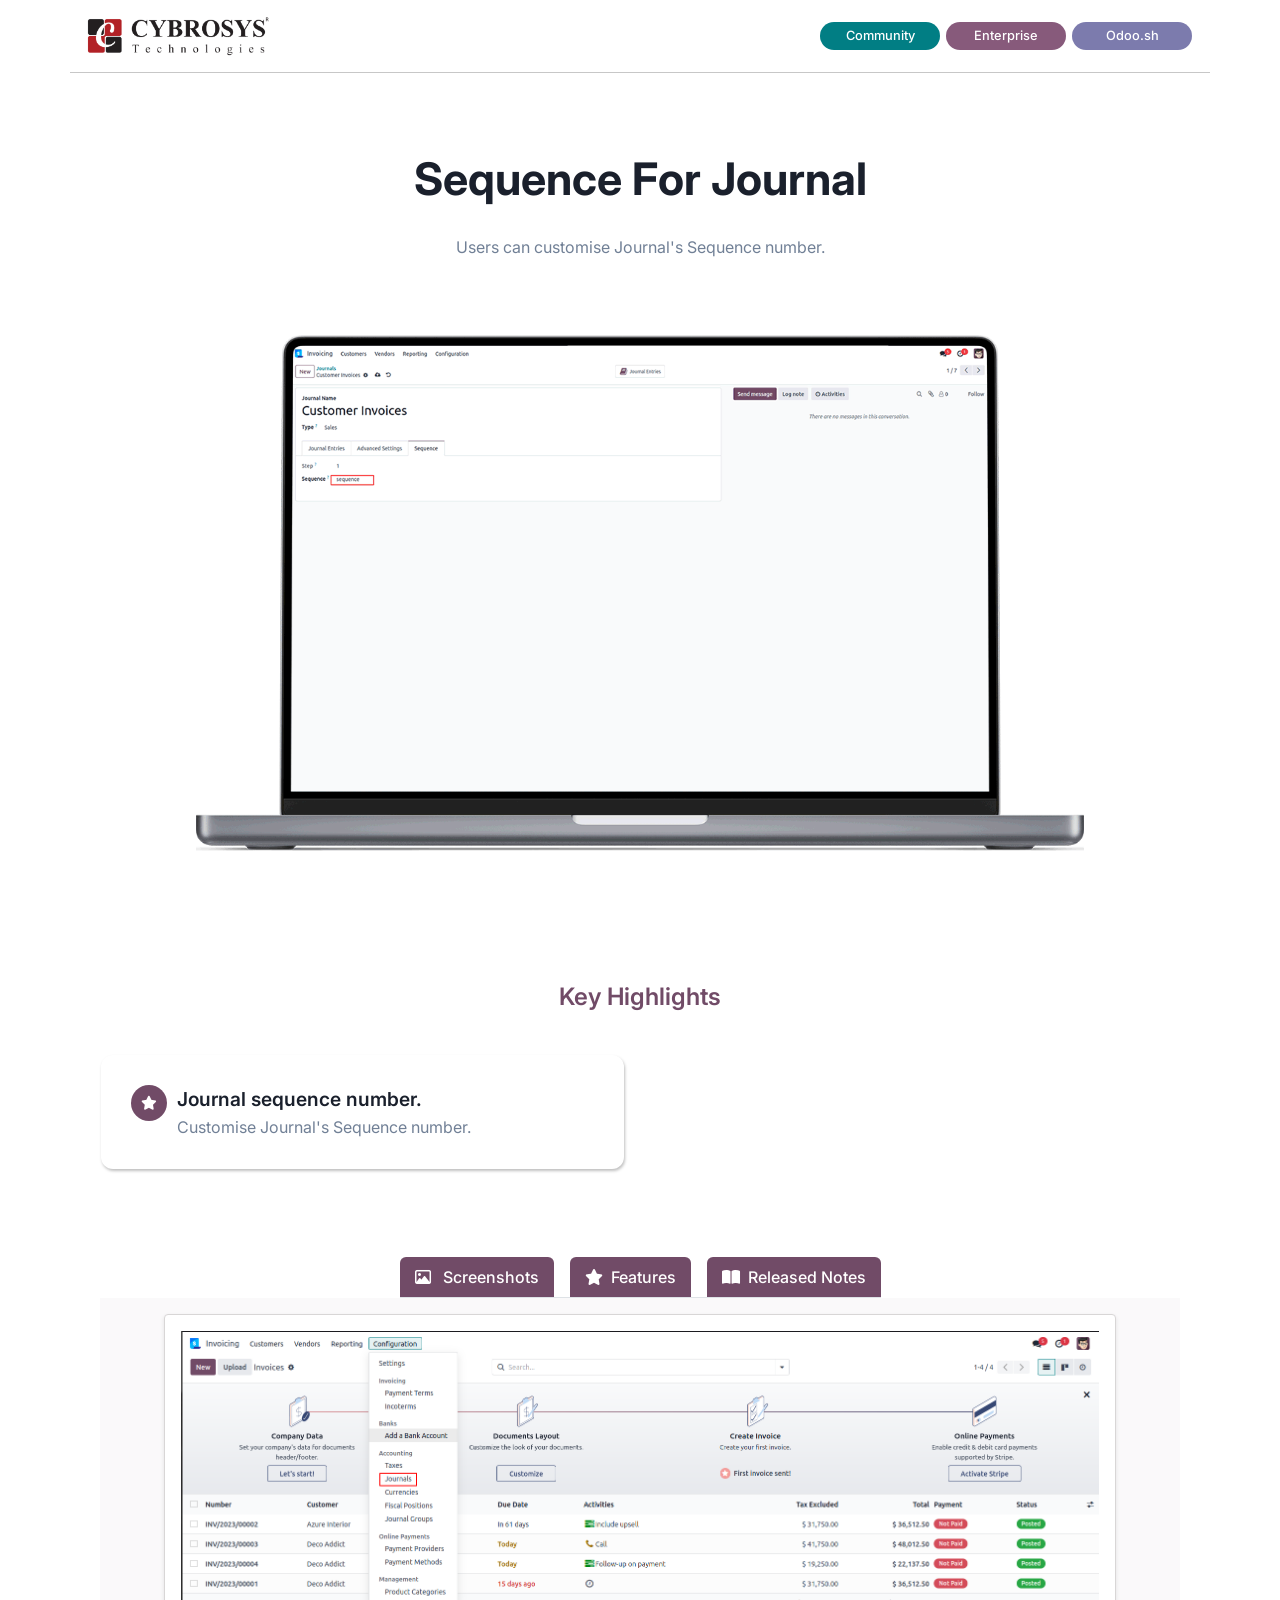
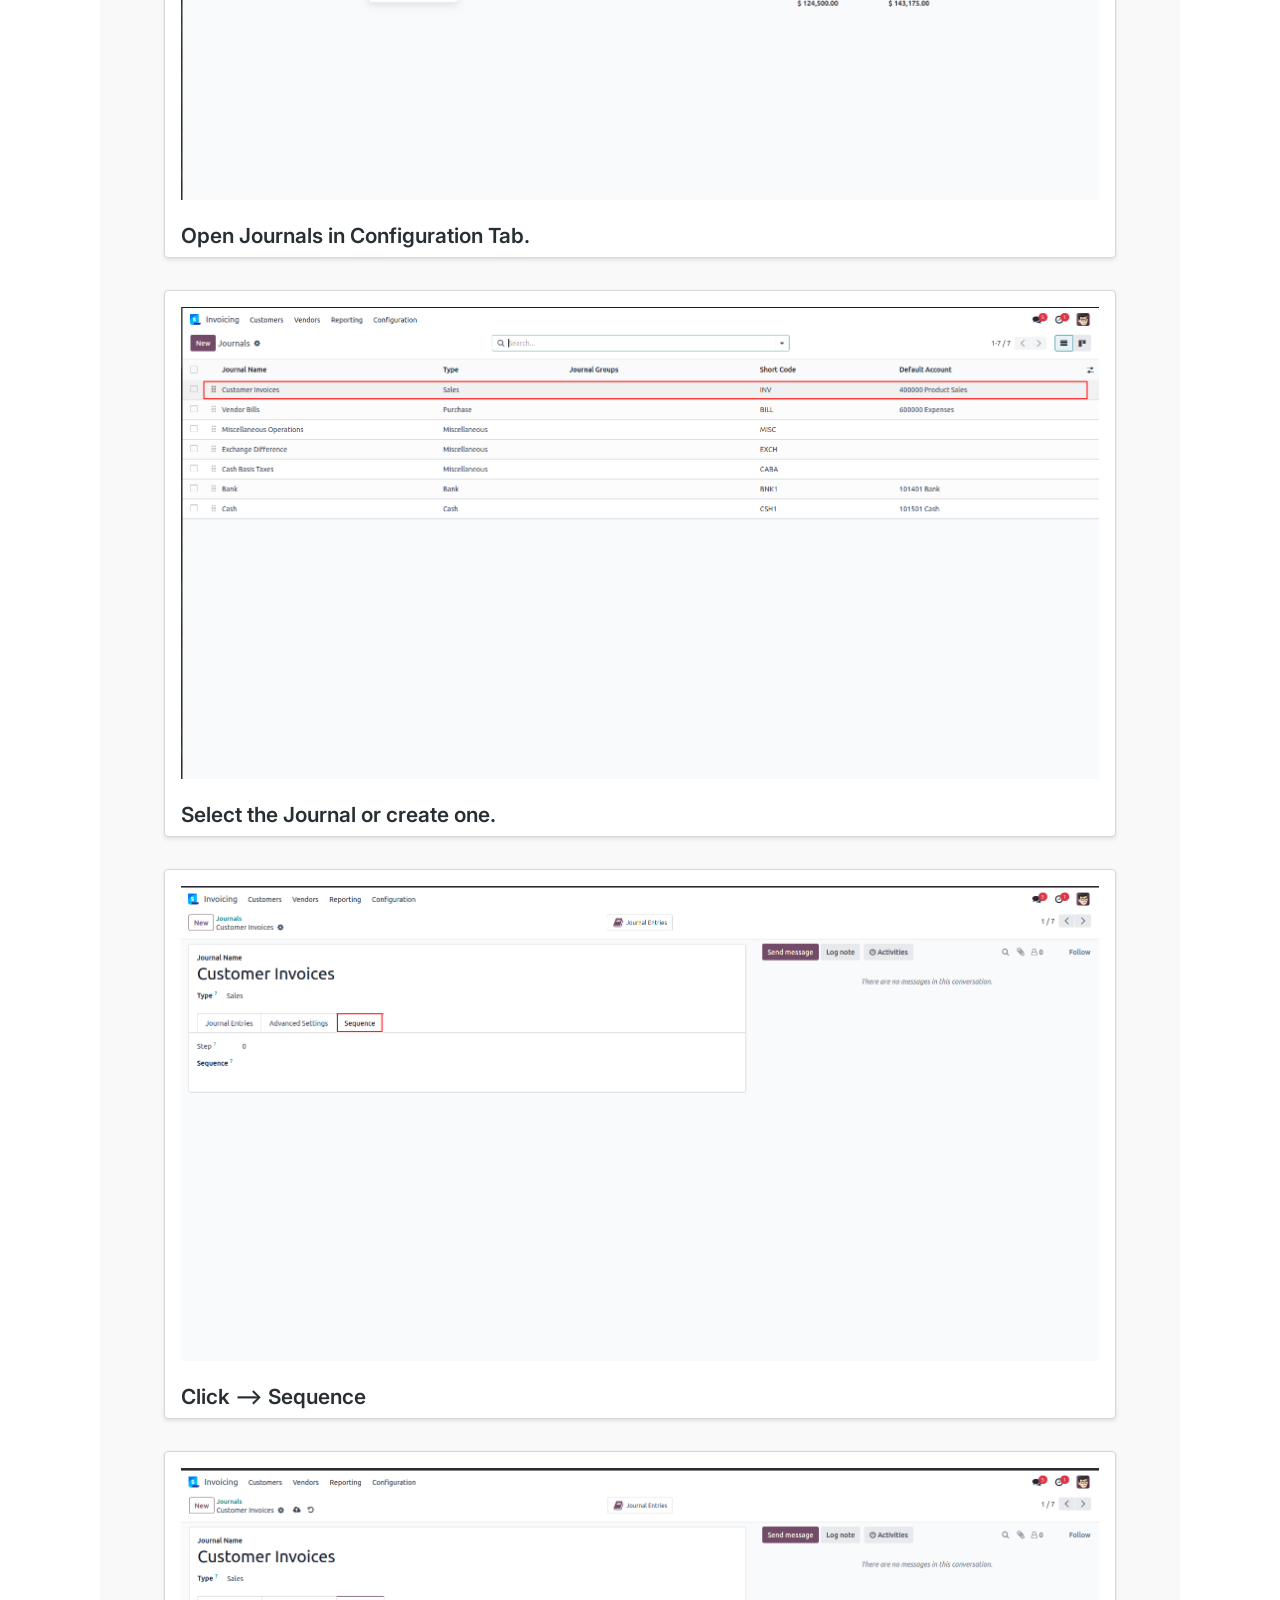
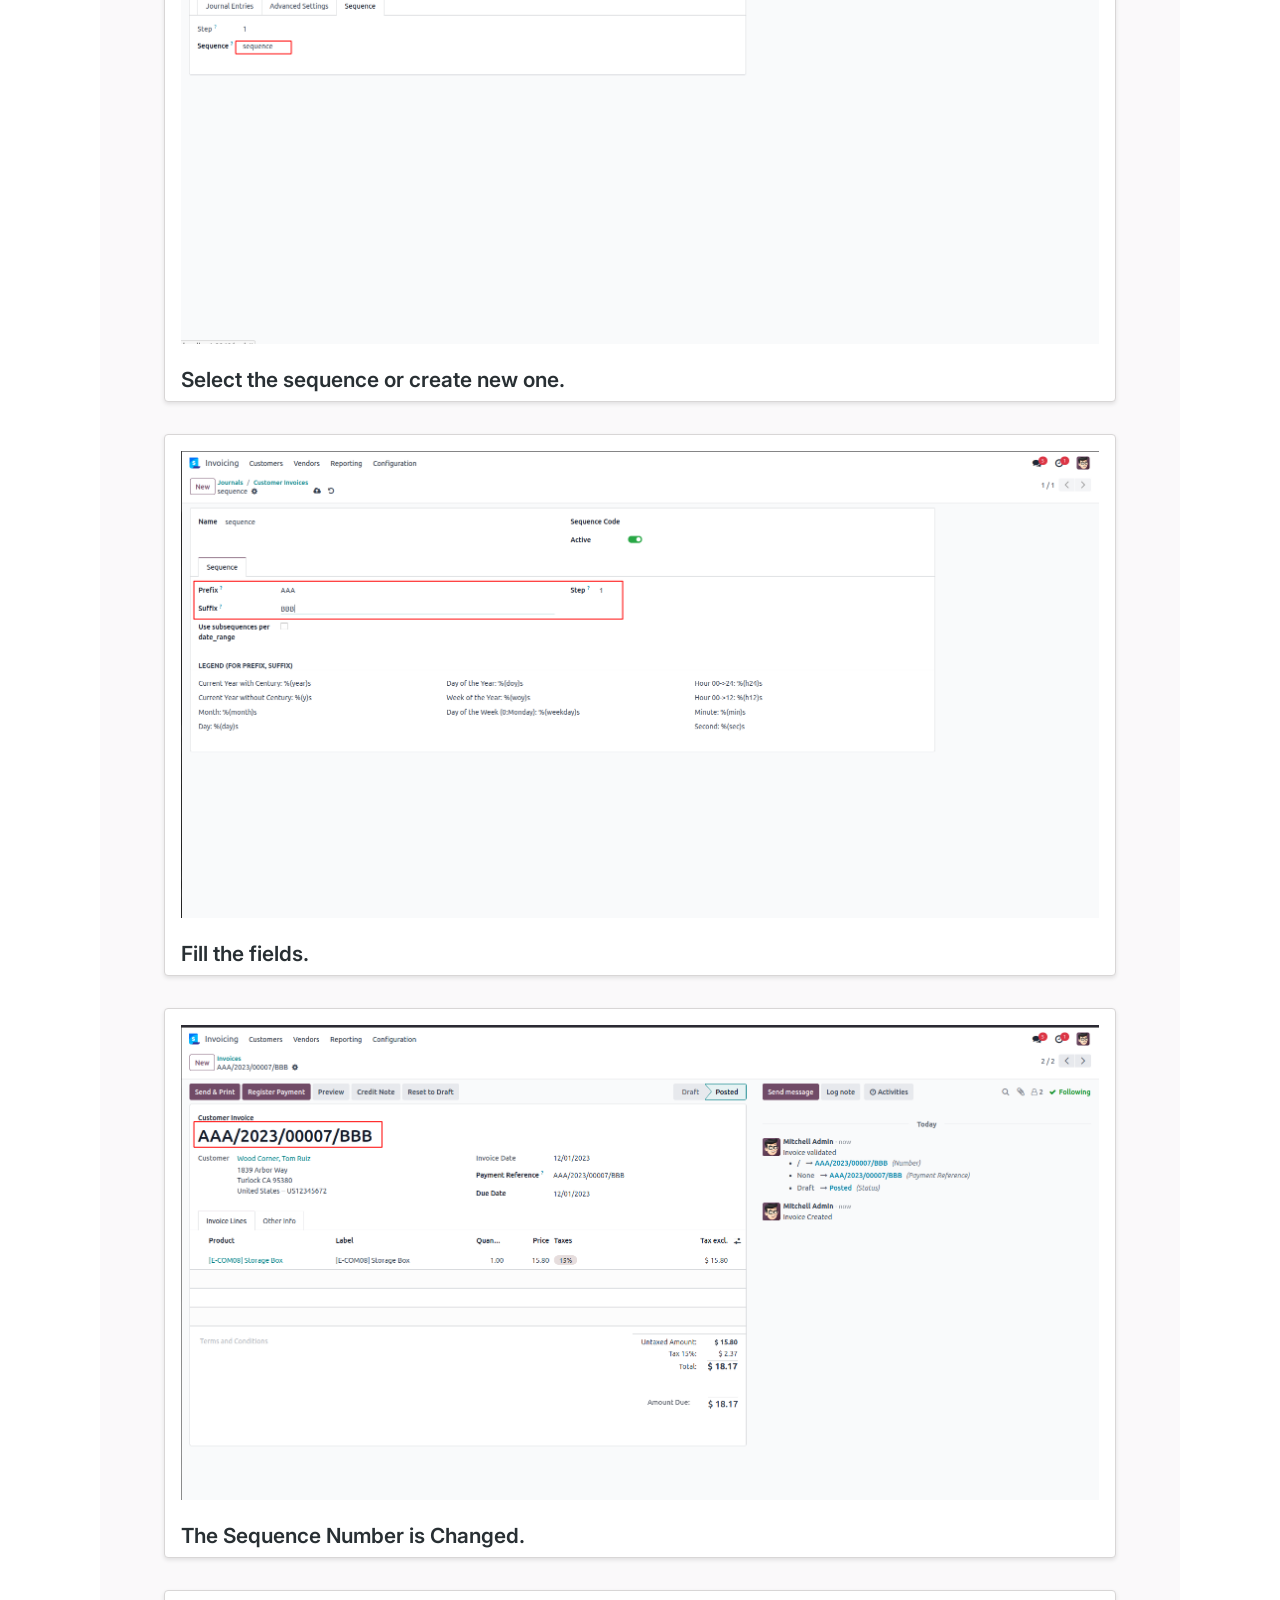
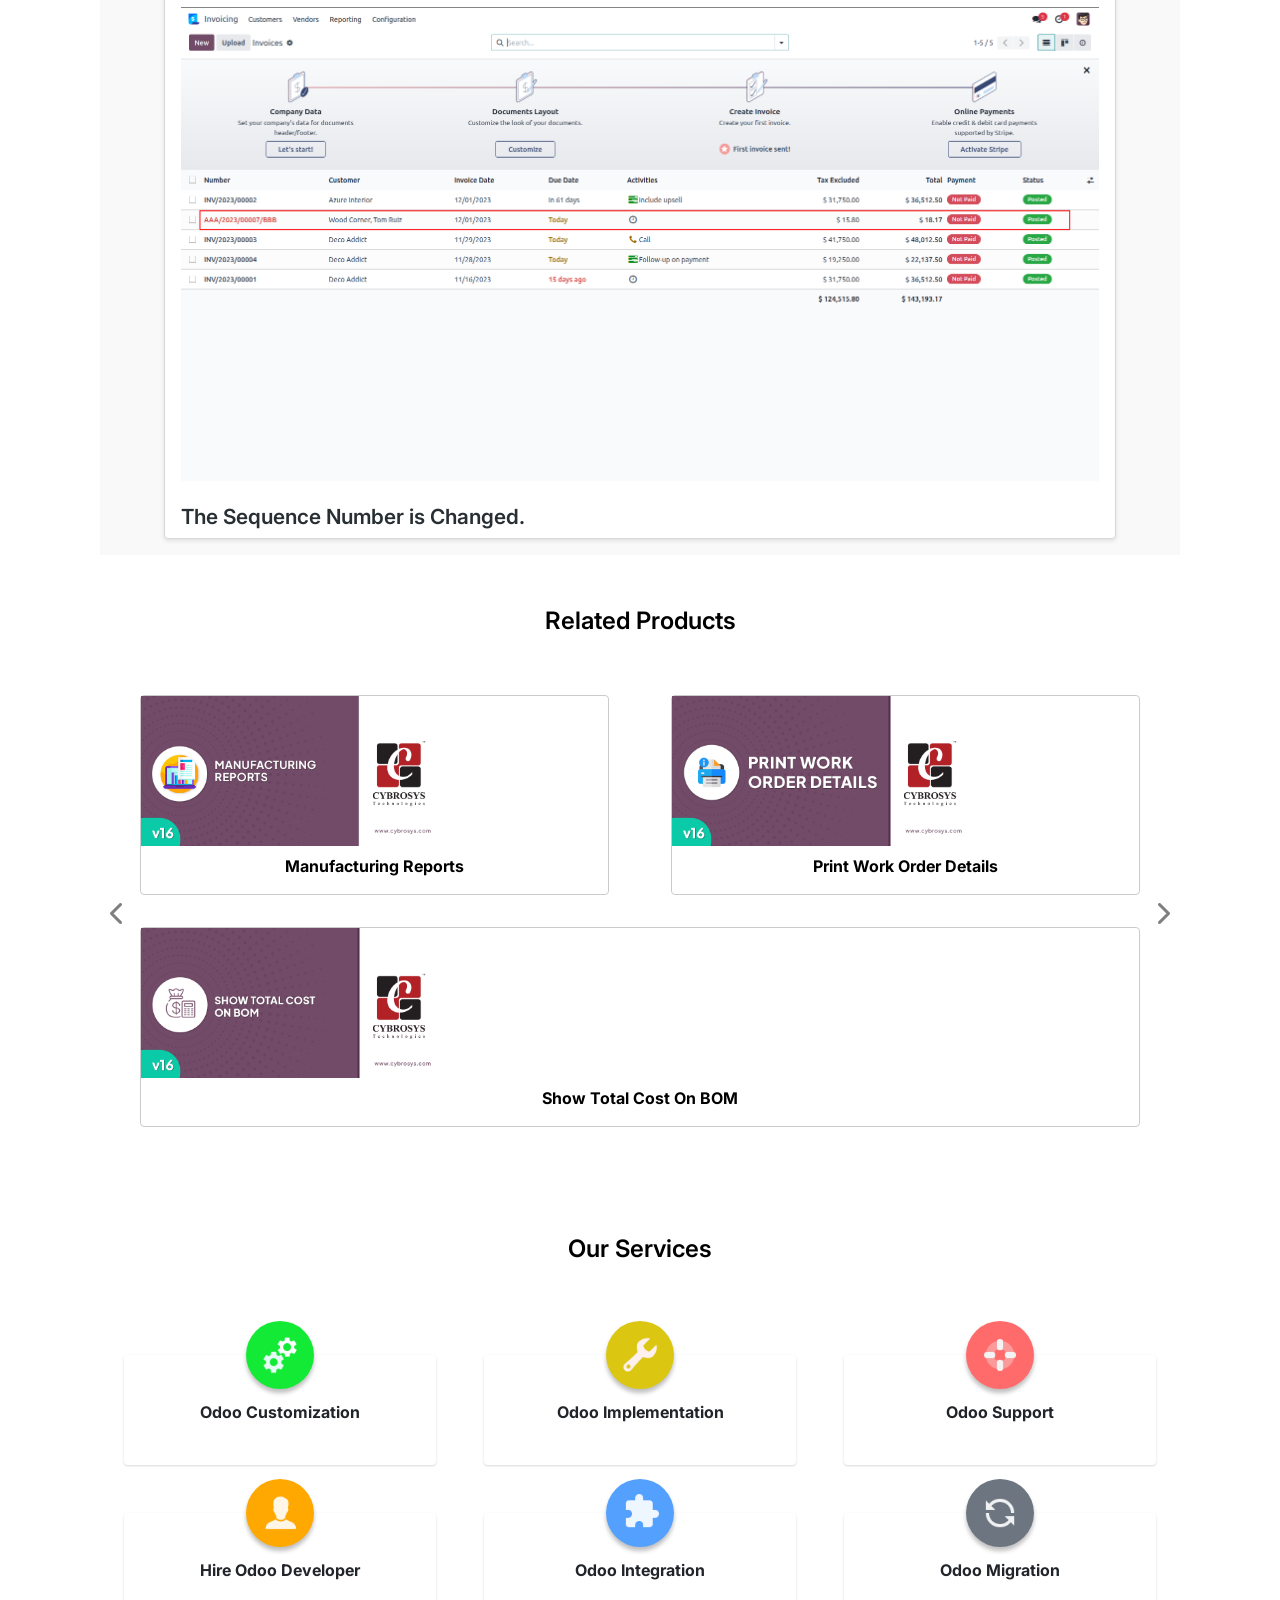
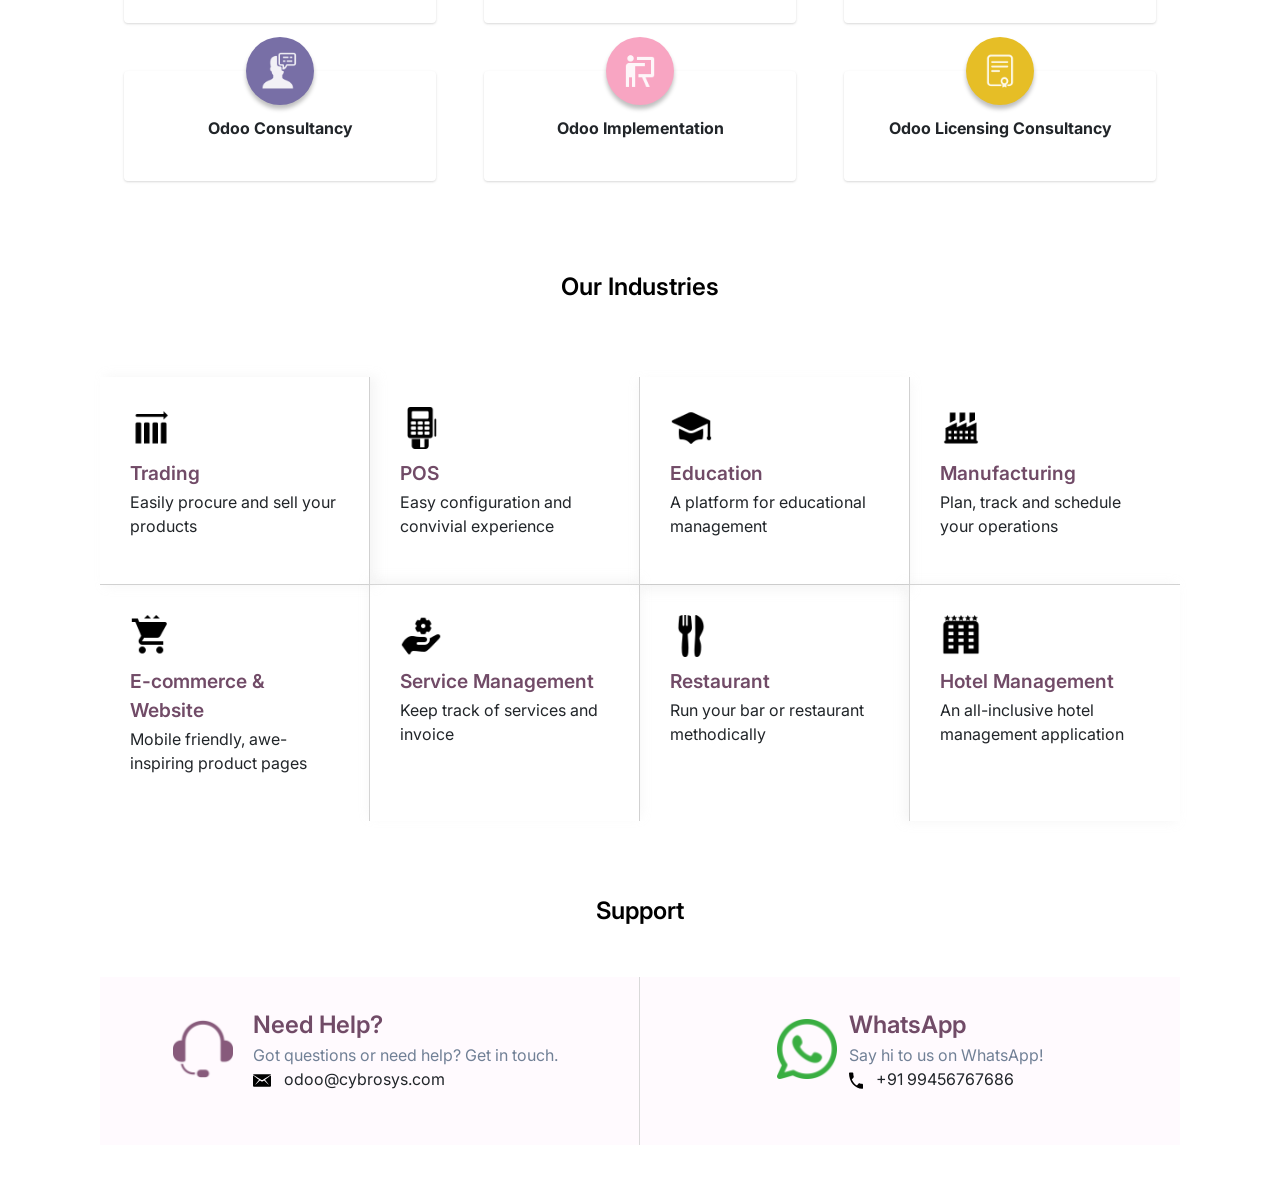
<file: sequence_for_journal/static/description/index.html>
<!DOCTYPE html>
<html lang="en">

<head>
    <meta charset="UTF-8">
    <meta name="viewport" content="width=device-width, initial-scale=1.0">
    <title>Sequence For Journal</title>
    <!-- Bootstrap CSS -->
    <link rel="stylesheet" href="https://cdn.jsdelivr.net/npm/bootstrap@4.0.0/dist/css/bootstrap.min.css"
        integrity="sha384-Gn5384xqQ1aoWXA+058RXPxPg6fy4IWvTNh0E263XmFcJlSAwiGgFAW/dAiS6JXm" crossorigin="anonymous">
    <link rel="stylesheet" href="https://cdnjs.cloudflare.com/ajax/libs/font-awesome/6.2.1/css/all.min.css">
    <link rel="preconnect" href="https://fonts.googleapis.com">
    <link rel="preconnect" href="https://fonts.gstatic.com" crossorigin>
    <link href="https://fonts.googleapis.com/css2?family=Inter:wght@400;500;600;700;800&display=swap" rel="stylesheet">
</head>
<body>
    <section>
        <div class="container" style="font-family: 'Inter', sans-serif !important;background-color: #fff !important;">
            <div class="row">
                <div class="col-sm-12 col-md-12 col-lg-12 d-flex justify-content-between flex-wrap align-items-sm-center"
                    style="border-bottom:1px solid rgba(0, 0, 0, 0.22)">
                    <div class="my-3">
                        <img src="assets/misc/Cybrosys R.png" style="width:auto !important; height:40px !important">
                    </div>
                    <div class="my-3 d-flex align-items-center">
                        <div class="text-center"
                            style="background-color:#017E84 !important;font-size: 0.8rem !important; color:#fff !important; font-weight:500 !important; padding:4px !important; margin:0 3px !important; border-radius:50px !important; min-width: 120px !important;">
                            Community
                        </div>
                        <div class="text-center"
                            style="background-color:#875A7B !important; color:#fff !important;font-size: 0.8rem !important; font-weight:500 !important; padding:4px !important; margin:0 3px !important; border-radius:50px !important;min-width: 120px !important;">
                            Enterprise
                        </div>
                        <div class="text-center"
                            style="background-color:#7C7BAD !important; color:#fff !important;font-size: 0.8rem !important; font-weight:500 !important; padding:4px !important; margin:0 3px !important; border-radius:50px !important; min-width: 120px !important;">
                            Odoo.sh
                        </div>
                    </div>
                </div>
            </div>
            <div class="row">
                <div class="col-sm-12 col-md-12 col-lg-12 text-center d-flex align-items-center flex-column"
                    style="margin: 80px 0px !important;">
                    <h1 style="font-size: 2.8rem;font-weight: 700; color: 
                    #1A202C;">
                        Sequence For Journal</h1>
                    <p class="my-3 mb-4"
                        style="max-width: 80%; font-weight: 400 !important; line-height: 32px; color: #718096;">
                        Users can customise Journal's Sequence number.
                    </p>
                    <div style="width: 80%; margin-top: 3rem;">
                        <img src="assets/screenshots/hero.gif" class="img-responsive" width="100%" height="auto">
                    </div>
                </div>
            </div>
            <div class="container mt-5 mb-5">
                <div class="col-lg-12 d-flex flex-column justify-content-center align-items-center mt-4">
                    <p class="m-0" style="font-weight: 600; font-size: 24px; color:#714b67 !important">Key Highlights
                    </p>
                </div>
                <div class="row py-4">
                    <div class="col-md-6 col-sm-12 p-3">
                        <div class="d-flex   h-100" style="padding: 30px;border-radius: 12px;
                                    background: #FFF;
                                    box-shadow: 1px 2px 3px 0px rgba(0, 0, 0, 0.25); ">
                            <div style="width: 36px; height: 36px; border-radius: 50%; background: #714B67;
                                    display: flex; justify-content: center; align-items: center;
                                    margin-right: 10px; flex-shrink: 0;">
                                <i class="fa-solid fa-star  " style="color: #fff;font-size:14px;"></i>
                            </div>
                            <div>
                                <p style="color: #1A202C;font-weight: 600; 
                                      font-size: 1.2rem; margin-bottom: 2px;">Journal sequence number.</p>
                                <p class="m-0" style="color:#718096">Customise Journal's Sequence number.
                                </p>
                            </div>
                        </div>
                    </div>
                </div>
            </div>
            <div class="container rounded" >
                <ul class="nav nav-tabs d-flex" style="width: fit-content;margin: 0 auto;gap: 1rem;">
                    <li class="col text-center py-2 text-nowrap "
                        style="color: #fff; background-color: #714B67;border-radius: 6px 6px 0px 0px;"><a
                            class="active show" data-toggle="tab" href="#tab1"
                            style="color: #fff;font-weight: 500; background-color: #714B67; text-decoration: none;">
                            <i class="fa-regular fa-image  pr-2" style="color: #fff;"></i>
                            Screenshots</a></li>
                    <li class="col text-center py-2 text-nowrap "
                        style="color: #fff; background-color: #714B67;border-radius: 6px 6px 0px 0px;"><a
                            data-toggle="tab" href="#tab2"
                            style="color: #fff;font-weight: 500;  text-decoration: none;"><i
                                class="fa-solid fa-star  pr-2" style="color: #fff;"></i>Features</a></li>
                    <li class="col text-center py-2 text-nowrap "
                        style="color: #fff; background-color: #714B67;border-radius: 6px 6px 0px 0px;"><a
                            data-toggle="tab" href="#tab3"
                            style="color: #fff;font-weight: 500; text-decoration: none; background-color: #714B67;"><i
                                class="fa-solid fa-book-open  pr-2" style="color: #fff;"></i>Released Notes</a></li>
                </ul>
                <div class="tab-content" style="background-color: rgba(121, 113, 119, 0.04);">
                    <div id="tab1" class="tab-pane fade in active show">
                        <div class="col-lg-12 py-2" style="padding: 1rem 4rem !important;">
                            <div
                                style="border: 1px solid #d8d6d6; border-radius: 4px; background: #fff; box-shadow: 0 2px 4px rgba(0, 0, 0, 0.1);">
                                <div class="row justify-content-center p-3 w-100 m-0">
                                    <img src="assets/screenshots/1.png" class="img-responsive" width="100%" height="auto">
                                </div>
                                <div class="px-3">
                                    <h4 class="mt-2"
                                        style=" font-weight:600 !important; color:#282F33 !important; font-size:1.3rem !important">
                                        Open Journals in Configuration Tab.</h4>
                                </div>
                            </div>
                        </div>
                        <div class="col-lg-12 py-2" style="padding: 1rem 4rem !important;">
                            <div
                                style="border: 1px solid #d8d6d6; border-radius: 4px;  background: #fff; box-shadow: 0 2px 4px rgba(0, 0, 0, 0.1);">
                                <div class="row justify-content-center p-3 w-100 m-0">
                                    <img src="assets/screenshots/2.png" class="img-responsive" width="100%" height="auto">
                                </div>
                                <div class="px-3">
                                    <h4 class="mt-2"
                                        style=" font-weight:600 !important; color:#282F33 !important; font-size:1.3rem !important">
                                         Select the Journal or create one.</h4>
                                </div>
                            </div>
                        </div>
                        <div class="col-lg-12 py-2" style="padding: 1rem 4rem !important;">
                            <div
                                style="border: 1px solid #d8d6d6; border-radius: 4px;  background: #fff; box-shadow: 0 2px 4px rgba(0, 0, 0, 0.1);">
                                <div class="row justify-content-center p-3 w-100 m-0">
                                    <img src="assets/screenshots/3.png" class="img-responsive" width="100%" height="auto">
                                </div>
                                <div class="px-3">
                                    <h4 class="mt-2"
                                        style=" font-weight:600 !important; color:#282F33 !important; font-size:1.3rem !important">
                                        Click --> Sequence</h4>
                                </div>
                            </div>
                        </div>
                        <div class="col-lg-12 py-2" style="padding: 1rem 4rem !important;">
                            <div
                                style="border: 1px solid #d8d6d6; border-radius: 4px;  background: #fff; box-shadow: 0 2px 4px rgba(0, 0, 0, 0.1);">
                                <div class="row justify-content-center p-3 w-100 m-0">
                                    <img src="assets/screenshots/4.png" class="img-responsive" width="100%" height="auto">
                                </div>
                                <div class="px-3">
                                    <h4 class="mt-2"
                                        style=" font-weight:600 !important; color:#282F33 !important; font-size:1.3rem !important">
                                        Select the sequence or create new one.</h4>
                                </div>
                            </div>
                        </div>
                        <div class="col-lg-12 py-2" style="padding: 1rem 4rem !important;">
                            <div
                                style="border: 1px solid #d8d6d6; border-radius: 4px;  background: #fff; box-shadow: 0 2px 4px rgba(0, 0, 0, 0.1);">
                                <div class="row justify-content-center p-3 w-100 m-0">
                                    <img src="assets/screenshots/5.png" class="img-responsive" width="100%" height="auto">
                                </div>
                                <div class="px-3">
                                    <h4 class="mt-2"
                                        style=" font-weight:600 !important; color:#282F33 !important; font-size:1.3rem !important">
                                        Fill the fields.</h4>
                                </div>
                            </div>
                        </div>
                        <div class="col-lg-12 py-2" style="padding: 1rem 4rem !important;">
                            <div
                                style="border: 1px solid #d8d6d6; border-radius: 4px;  background: #fff; box-shadow: 0 2px 4px rgba(0, 0, 0, 0.1);">
                                <div class="row justify-content-center p-3 w-100 m-0">
                                    <img src="assets/screenshots/6.png" class="img-responsive" width="100%" height="auto">
                                </div>
                                <div class="px-3">
                                    <h4 class="mt-2"
                                        style=" font-weight:600 !important; color:#282F33 !important; font-size:1.3rem !important">
                                        The Sequence Number is Changed.</h4>
                                </div>
                            </div>
                        </div>
                     <div class="col-lg-12 py-2" style="padding: 1rem 4rem !important;">
                            <div
                                style="border: 1px solid #d8d6d6; border-radius: 4px;  background: #fff; box-shadow: 0 2px 4px rgba(0, 0, 0, 0.1);">
                                <div class="row justify-content-center p-3 w-100 m-0">
                                    <img src="assets/screenshots/7.png" class="img-responsive" width="100%" height="auto">
                                </div>
                                <div class="px-3">
                                    <h4 class="mt-2"
                                        style=" font-weight:600 !important; color:#282F33 !important; font-size:1.3rem !important">
                                        The Sequence Number is Changed.</h4>
                                </div>
                            </div>
                        </div>
                </div>
                        <div id="tab2" class="tab-pane fade">
                        <div class="col-mg-12" style="padding: 1rem 4rem;">
                            <ul style="list-style: none; padding: 1rem 0;font-weight: 500;">
                                <li class="py-3"
                                    style="font-weight: 500;background-color: #fff; border-radius: 4px; padding: 1rem; margin-bottom: 1rem; box-shadow: 0 2px 4px rgba(0, 0, 0, 0.1);">
                                    <span style="margin-right: 12px;"><img src="assets/misc/star (1) 2.svg" alt=""
                                            width="16px"></span>Users can customise Journal's Sequence number.
                                </li>
                            </ul>
                        </div>
                    </div>
                    <div id="tab3" class="tab-pane fade">
                        <div class="col-mg-12 active" style="padding: 1rem 4rem;">
                            <div class="py-3"
                                style="font-weight: 500;background-color: #fff; border-radius: 4px; padding: 1rem; box-shadow: 0 2px 4px rgba(0, 0, 0, 0.1);">
                                <div class="d-flex mb-3" style="font-size: 0.8rem; font-weight: 500;"><span>Version
                                        17.0.1.0.0</span><span class="px-2">|</span><span
                                        style="color: #714B67;font-weight: 600;">Released on:8th Dec 2023</span>
                                </div>
                                <p class="m-0"
                                    style=" color:#718096!important; font-size:1rem !important;line-height: 28px;">
                                    Initial Commit for Sequence For Journals.</p>
                            </div>
                        </div>
                    </div>
            </div>
            <div class="container mt-5">
                <div class="col-lg-12 d-flex flex-column justify-content-center align-items-center mt-5">
                    <p class="m-0" style="font-weight: 600; font-size: 24px; color:#000 !important">Related Products</p>
                </div>
            </div>
            <div id="myCarousel" class="carousel slide py-3" data-ride="carousel">
                <div class="carousel-inner">
                    <div class="carousel-item active">
                        <div class="row p-4">
                            <div class="col">
                                <div class="p-3">
                                    <a href="https://apps.odoo.com/apps/modules/16.0/manufacturing_reports/" style="color: #000; text-decoration: none;">
                                        <div style="border:1px solid #CBCBCB !important;border-radius: 4px;">
                                            <div style="width: 300px; ">
                                                <img src="assets/modules/1.png" alt="" width="100%" height="auto">

                                            </div>
                                            <p class="text-center pt-2 text-black font-weight-bold">Manufacturing Reports</p>
                                        </div>
                                    </a>
                                </div>
                            </div>
                            <div class="col">
                                <div class="p-3">
                                    <a href="https://apps.odoo.com/apps/modules/16.0/mrp_work_order_print/" style="color: #000; text-decoration: none;">
                                        <div style="border:1px solid #CBCBCB !important;border-radius: 4px;">
                                            <div style="width: 300px; ">
                                                <img src="assets/modules/2.png" alt="" width="100%" height="auto">

                                            </div>
                                            <p class="text-center pt-2 text-black font-weight-bold">Print Work Order Details</p>
                                        </div>
                                    </a>
                                </div>
                            </div>
                            <div class="col">
                                <div class="p-3">
                                    <a href="https://apps.odoo.com/apps/modules/16.0/bom_total_cost/" style="color: #000; text-decoration: none;">
                                        <div style="border:1px solid #CBCBCB !important;border-radius: 4px;">
                                            <div style="width: 300px; ">
                                                <img src="assets/modules/3.png" alt="" width="100%" height="auto">

                                            </div>
                                            <p class="text-center pt-2 text-black font-weight-bold">Show Total Cost On BOM</p>
                                        </div>
                                    </a>
                                </div>
                            </div>
                        </div>
                    </div>
                    <div class="carousel-item">
                        <div class="row p-4">
                            <div class="col">
                                <div class="p-3">
                                    <a href="https://apps.odoo.com/apps/modules/16.0/simple_mrp_order/" style="color: #000; text-decoration: none;">
                                        <div style="border:1px solid #CBCBCB !important;border-radius: 4px;">
                                            <div style="width: 300px; ">
                                                <img src="assets/modules/4.png" alt="" width="100%" height="auto">

                                            </div>
                                            <p class="text-center pt-2 text-black font-weight-bold">Simple Manufacturing Orders</p>
                                        </div>
                                    </a>
                                </div>
                            </div>
                            <div class="col">
                                <div class="p-3">
                                    <a href="https://apps.odoo.com/apps/modules/16.0/bom_multiple_product/" style="color: #000; text-decoration: none;">
                                        <div style="border:1px solid #CBCBCB !important;border-radius: 4px;">
                                            <div style="width: 300px;">
                                                <img src="assets/modules/5.png" alt="" width="100%" height="auto">

                                            </div>
                                            <p class="text-center pt-2 text-black font-weight-bold">BOM Multiple Product Selection</p>
                                        </div>
                                    </a>
                                </div>
                            </div>
                            <div class="col">
                                <div class="p-3">
                                    <a href="https://apps.odoo.com/apps/modules/16.0/cw_mrp/" style="color: #000; text-decoration: none;">
                                        <div style="border:1px solid #CBCBCB !important;border-radius: 4px;">
                                            <div style="width: 300px;">
                                                <img src="assets/modules/6.png" alt="" width="100%" height="auto">
                                            </div>
                                            <p class="text-center pt-2 text-black font-weight-bold"> Catch Weight Management: Manufacturing</p>
                                        </div>
                                    </a>
                                </div>
                            </div>
                        </div>
                    </div>
                </div>
                <a class="carousel-control-prev" href="#myCarousel" data-slide="prev" style="width: 35px; color: #000;">
                    <span class="carousel-control-prev-icon">
                        <i class="fa fa-chevron-left" style="font-size: 24px;"></i>
                    </span>
                </a>
                <a class="carousel-control-next" href="#myCarousel" data-slide="next" style="width: 35px; color: #000;">
                    <span class="carousel-control-next-icon">
                        <i class="fa fa-chevron-right" style="font-size: 24px;"></i>
                    </span>
                </a>
            </div>
            <div class="container mt-5">
                <div class="col-lg-12 d-flex flex-column justify-content-center align-items-center mt-4">
                    <p class="m-0" style="font-weight: 600; font-size: 24px; color:#000 !important">Our Services</p>

                </div>
            </div>
            <div class="container my-5">
                <div class="row py-3">
                    <div class="col-md-4 col-sm-6 px-4 py-4">
                        <div
                            style="background-color: #fff; padding: 25px; text-align: center;  box-shadow: rgba(0, 0, 0, 0.1) 0px 1px 3px 0px, rgba(0, 0, 0, 0.06) 0px 1px 2px 0px; position: relative;border-radius: 4px;">
                            <div style="position: absolute; top: 0%; left: 50%; transform: translate(-50%, -50%);">
                                <div style="background-color:#13EA36 ; border-radius: 50%; padding: 15px;    width: 68px;
                                    height: 68px; display: inline-block; box-shadow:0px 4px 4px rgba(0, 0, 0, 0.25);">
                                    <img src="assets/icons/cogs.png" alt="service-icon" width="38px" height="auto">
                                </div>
                            </div>
                            <p style="margin-top: 20px; font-weight: bold;">Odoo Customization</p>
                        </div>
                    </div>
                    <div class="col-md-4 col-sm-6 px-4 py-4">
                        <div
                            style="background-color: #fff; padding: 25px; text-align: center; box-shadow: rgba(0, 0, 0, 0.1) 0px 1px 3px 0px, rgba(0, 0, 0, 0.06) 0px 1px 2px 0px; position: relative;border-radius: 4px;">
                            <div style="position: absolute; top: 0%; left: 50%; transform: translate(-50%, -50%);">
                                <div style="background-color:#DBC711; border-radius: 50%; padding: 15px;    width: 68px;
                                    height: 68px; display: inline-block; box-shadow:0px 4px 4px rgba(0, 0, 0, 0.25);">
                                    <img src="assets/icons/wrench.png" alt="service-icon" width="38px" height="auto">
                                </div>
                            </div>
                            <p style="margin-top: 20px; font-weight: bold;">Odoo Implementation</p>
                        </div>
                    </div>
                    <div class="col-md-4 col-sm-6 px-4 py-4">
                        <div
                            style="background-color: #fff; padding: 25px; text-align: center;  box-shadow: rgba(0, 0, 0, 0.1) 0px 1px 3px 0px, rgba(0, 0, 0, 0.06) 0px 1px 2px 0px; position: relative; border-radius: 4px;">
                            <div style="position: absolute; top: 0%; left: 50%; transform: translate(-50%, -50%);">
                                <div style="background-color:#FF6B6B ; border-radius: 50%; padding: 15px;    width: 68px;
                                    height: 68px; display: inline-block; box-shadow:0px 4px 4px rgba(0, 0, 0, 0.25);">
                                    <img src="assets/icons/lifebuoy.png" alt="service-icon" width="38px" height="auto">
                                </div>
                            </div>
                            <p style="margin-top: 20px; font-weight: bold;">Odoo Support</p>
                        </div>
                    </div>
                    <div class="col-md-4 col-sm-6 px-4 py-4">
                        <div
                            style="background-color: #fff; padding: 25px; text-align: center; box-shadow: rgba(0, 0, 0, 0.1) 0px 1px 3px 0px, rgba(0, 0, 0, 0.06) 0px 1px 2px 0px; position: relative; border-radius: 4px;">
                            <div style="position: absolute; top: 0%; left: 50%; transform: translate(-50%, -50%);">
                                <div style="background-color:#FFA801 ; border-radius: 50%; padding: 15px;    width: 68px;
                                    height: 68px; display: inline-block; box-shadow:0px 4px 4px rgba(0, 0, 0, 0.25);">
                                    <img src="assets/icons/user.png" alt="service-icon" width="38px" height="auto">
                                </div>
                            </div>
                            <p style="margin-top: 20px; font-weight: bold;">Hire Odoo Developer</p>
                        </div>
                    </div>
                    <div class="col-md-4 col-sm-6 px-4 py-4">
                        <div
                            style="background-color: #fff; padding: 25px; text-align: center;  box-shadow: rgba(0, 0, 0, 0.1) 0px 1px 3px 0px, rgba(0, 0, 0, 0.06) 0px 1px 2px 0px; position: relative; border-radius: 4px;">

                            <div style="position: absolute; top: 0%; left: 50%; transform: translate(-50%, -50%);">
                                <div style="background-color:#54A0FF; border-radius: 50%; padding: 15px;    width: 68px;
                                    height: 68px; display: inline-block; box-shadow:0px 4px 4px rgba(0, 0, 0, 0.25);">
                                    <img src="assets/icons/puzzle.png" alt="service-icon" width="38px" height="auto">
                                </div>
                            </div>
                            <p style="margin-top: 20px; font-weight: bold;">Odoo Integration</p>
                        </div>
                    </div>
                    <div class="col-md-4 col-sm-6 px-4 py-4">
                        <div
                            style="background-color: #fff; padding: 25px; text-align: center;  box-shadow: rgba(0, 0, 0, 0.1) 0px 1px 3px 0px, rgba(0, 0, 0, 0.06) 0px 1px 2px 0px; position: relative;border-radius: 4px;">
                            <div style="position: absolute; top: 0%; left: 50%; transform: translate(-50%, -50%);">
                                <div style="background-color:#6D7680 ; border-radius: 50%; padding: 15px;    width: 68px;
                                    height: 68px; display: inline-block; box-shadow:0px 4px 4px rgba(0, 0, 0, 0.25);">
                                    <img src="assets/icons/update.png" alt="service-icon" width="38px" height="auto">
                                </div>
                            </div>
                            <p style="margin-top: 20px; font-weight: bold;">Odoo Migration</p>
                        </div>
                    </div>
                    <div class="col-md-4 col-sm-6 px-4 py-4">
                        <div
                            style="background-color: #fff; padding: 25px; text-align: center;  box-shadow: rgba(0, 0, 0, 0.1) 0px 1px 3px 0px, rgba(0, 0, 0, 0.06) 0px 1px 2px 0px; position: relative;border-radius: 4px;">
                            <div style="position: absolute; top: 0%; left: 50%; transform: translate(-50%, -50%);">
                                <div style="background-color:#786FA6 ; border-radius: 50%; padding: 15px;    width: 68px;
                                    height: 68px; display: inline-block; box-shadow:0px 4px 4px rgba(0, 0, 0, 0.25);">
                                    <img src="assets/icons/consultation.png" alt="service-icon" width="38px" height="auto">
                                </div>
                            </div>
                            <p style="margin-top: 20px; font-weight: bold;">Odoo Consultancy</p>
                        </div>
                    </div>
                    <div class="col-md-4 col-sm-6 px-4 py-4">
                        <div
                            style="background-color: #fff; padding: 25px; text-align: center; box-shadow: rgba(0, 0, 0, 0.1) 0px 1px 3px 0px, rgba(0, 0, 0, 0.06) 0px 1px 2px 0px;position: relative;border-radius: 4px;">
                            <div style="position: absolute; top: 0%; left: 50%; transform: translate(-50%, -50%);">
                                <div style="background-color:#F8A5C2 ; border-radius: 50%; padding: 15px;    width: 68px;
                                    height: 68px; display: inline-block; box-shadow:0px 4px 4px rgba(0, 0, 0, 0.25);">
                                    <img src="assets/icons/training.png" alt="service-icon" width="38px" height="auto">
                                </div>
                            </div>
                            <p style="margin-top: 20px; font-weight: bold;">Odoo Implementation</p>
                        </div>
                    </div>
                    <div class="col-md-4 col-sm-6 px-4 py-4">
                        <div
                            style="background-color: #fff; padding: 25px; text-align: center;  box-shadow: rgba(0, 0, 0, 0.1) 0px 1px 3px 0px, rgba(0, 0, 0, 0.06) 0px 1px 2px 0px; position: relative;border-radius: 4px;">
                            <div style="position: absolute; top: 0%; left: 50%; transform: translate(-50%, -50%);">
                                <div style="background-color:#E6BE26; border-radius: 50%; padding: 15px;    width: 68px;
                                    height: 68px; display: inline-block; box-shadow:0px 4px 4px rgba(0, 0, 0, 0.25);">
                                    <img src="assets/icons/license.png" alt="service-icon" width="38px" height="auto">
                                </div>
                            </div>
                            <p style="margin-top: 20px; font-weight: bold;">Odoo Licensing Consultancy</p>
                        </div>
                    </div>
                </div>
            </div>
            <div class="container mt-5">
                <div class="col-lg-12 d-flex flex-column justify-content-center align-items-center mt-4">
                    <p class="m-0" style="font-weight: 600; font-size: 24px; color:#000 !important">Our Industries</p>

                </div>
            </div>
            <div class="container">
                <div class="row my-5 py-4">
                    <div class="col-md-3 col-sm-6 p-0">
                        <div class="d-flex flex-column h-100 "
                            style="border-right: 1px solid rgb(209, 209, 209); border-bottom: 1px solid  rgb(209, 209, 209); padding: 30px; box-shadow: 6px 0 10px rgba(228, 227, 227, 0.373);">
                            <img src="assets/icons/trading-black.png" width="42px" height="auto" alt="">
                            <p style="color: #714B67;font-weight: 600; margin-top: 10px;
                           font-size: 1.2rem; margin-bottom: 2px;">Trading</p>
                            <p>Easily procure and sell your products</p>
                        </div>
                    </div>
                    <div class="col-md-3 col-sm-6  p-0">
                        <div class="d-flex flex-column h-100"
                            style="border-right: 1px solid rgb(209, 209, 209);border-bottom: 1px solid  rgb(209, 209, 209); padding: 30px;">
                            <img src="assets/icons/pos-black.png" width="42px" height="auto" alt="">
                            <p style="color: #714B67;font-weight: 600; margin-top: 10px;
                            font-size: 1.2rem; margin-bottom: 2px;">POS</p>
                            <p>Easy configuration and convivial experience</p>
                        </div>
                    </div>
                    <div class="col-md-3 col-sm-6  p-0">
                        <div class="d-flex flex-column h-100"
                            style="border-right: 1px solid  rgb(209, 209, 209);border-bottom: 1px solid   rgba(0, 0, 0, 0.2); padding: 30px; box-shadow: 0 5px 10px  rgba(228, 227, 227, 0.373)">
                            <img src="assets/icons/education-black.png" width="42px" height="auto" alt="">
                            <p style="color: #714B67;font-weight: 600; margin-top: 10px;
                            font-size: 1.2rem; margin-bottom: 2px;">Education</p>
                            <p>A platform for educational management</p>
                        </div>
                    </div>
                    <div class="col-md-3 col-sm-6  p-0">
                        <div class="d-flex flex-column h-100"
                            style="border-bottom: 1px solid  rgb(209, 209, 209); padding: 30px; ">
                            <img src="assets/icons/manufacturing-black.png" width="42px" height="auto" alt="">
                            <p style="color: #714B67;font-weight: 600; margin-top: 10px;
                            font-size: 1.2rem; margin-bottom: 2px;">Manufacturing</p>
                            <p>Plan, track and schedule your operations</p>
                        </div>
                    </div>
                    <div class="col-md-3 col-sm-6 p-0">
                        <div class="d-flex flex-column h-100"
                            style="border-right: 1px solid  rgb(209, 209, 209); padding: 30px;">
                            <img src="assets/icons/ecom-black.png" width="42px" height="auto" alt="">
                            <p style="color: #714B67;font-weight: 600; margin-top: 10px;
                            font-size: 1.2rem; margin-bottom: 2px;">E-commerce & Website</p>
                            <p>Mobile friendly, awe-inspiring product pages</p>
                        </div>
                    </div>
                    <div class="col-md-3 col-sm-6   p-0">
                        <div class="d-flex flex-column h-100"
                            style="border-right: 1px solid  rgb(209, 209, 209); padding: 30px;box-shadow: 0 -5px 10px  rgba(228, 227, 227, 0.373);">
                            <img src="assets/icons/service-black.png" width="42px" height="auto" alt="">
                            <p style="color: #714B67;font-weight: 600; margin-top: 10px;
                            font-size: 1.2rem; margin-bottom: 2px;">Service Management</p>
                            <p>Keep track of services and invoice</p>
                        </div>
                    </div>
                    <div class="col-md-3 col-sm-6    p-0">
                        <div class="d-flex flex-column h-100"
                            style="border-right: 1px solid  rgb(209, 209, 209); padding: 30px; ">
                            <img src="assets/icons/restaurant-black.png" width="42px" height="auto" alt="">
                            <p style="color: #714B67;font-weight: 600; margin-top: 10px;
                            font-size: 1.2rem; margin-bottom: 2px;">Restaurant</p>
                            <p>Run your bar or restaurant methodically</p>
                        </div>
                    </div>
                    <div class="col-md-3 col-sm-6   p-0">
                        <div class="d-flex flex-column h-100"
                            style=" padding: 30px;box-shadow: -5px 0 10px  rgba(228, 227, 227, 0.373);">
                            <img src="assets/icons/hotel-black.png" width="42px" height="auto" alt="">
                            <p style="color: #714B67;font-weight: 600; margin-top: 10px;
                            font-size: 1.2rem; margin-bottom: 2px;">Hotel Management</p>
                            <p>An all-inclusive hotel management application</p>
                        </div>
                    </div>
                </div>
            </div>
            <div class="container mt-5">
                <div class="col-lg-12 d-flex flex-column justify-content-center align-items-center mt-5">
                    <p class="m-0" style="font-weight: 600; font-size: 24px; color:#000 !important">Support</p>
                </div>
            </div>
            <div class="container my-5">
                <div class="row" style="background-color: #FFFAFE;">
                    <div class="col-md-6 pb-4  d-flex align-items-center justify-content-center"
                        style="border-right: 1px solid #D9D9D9;">
                        <div style="padding: 30px;">
                            <div class="d-flex align-items-center">
                                <img src="assets/misc/support (1) 1.svg" alt="" width="60px" style="margin-right: 12px;">
                                <div style="padding: 0px 8px;">
                                    <span
                                        style="color: #714B67;font-size: 24px;font-weight: 600;padding-bottom: 1rem;">Need
                                        Help?</span>
                                    <p class="m-0" style="color:#718096;">Got questions or need help? Get in touch.</p>
                                    <div style="font-weight: 400;"><span><img src="assets/misc/support-email.svg" alt=""
                                                width="18px"
                                                style="filter: invert(1);margin-right: 0.8rem;"></span>odoo@cybrosys.com
                                    </div>
                                </div>
                            </div>
                        </div>
                    </div>
                    <div class="col-md-6 pb-4 d-flex align-items-center justify-content-center">
                        <div style="padding: 30px;">
                            <div class="d-flex align-items-center">
                                <img src="assets/misc/whatsapp 1.svg" alt="" width="60px" style="margin-right: 12px;">
                                <div>
                                    <span style="color: #714B67;font-size: 24px;font-weight: 600;">WhatsApp</span>
                                    <p class="m-0" style="color:#718096;">Say hi to us on WhatsApp!</p>
                                    <div style="font-weight: 400; font-size: 16px;"><span><img src="assets/misc/phone.svg"
                                                alt="" width="14px"
                                                style="filter: invert(1); margin-right: 0.8rem;"></span>+91
                                        99456767686</div>
                                </div>
                            </div>
                        </div>
                    </div>
                </div>
            </div>
        </div>
        </div>
    </section>
    <!-- Optional JavaScript -->
    <!-- jQuery first, then Popper.js, then Bootstrap JS -->
    <script src="https://ajax.googleapis.com/ajax/libs/jquery/3.5.1/jquery.min.js"></script>
    <script src="https://maxcdn.bootstrapcdn.com/bootstrap/4.5.2/js/bootstrap.min.js"></script>
</body>
</html>
</file>
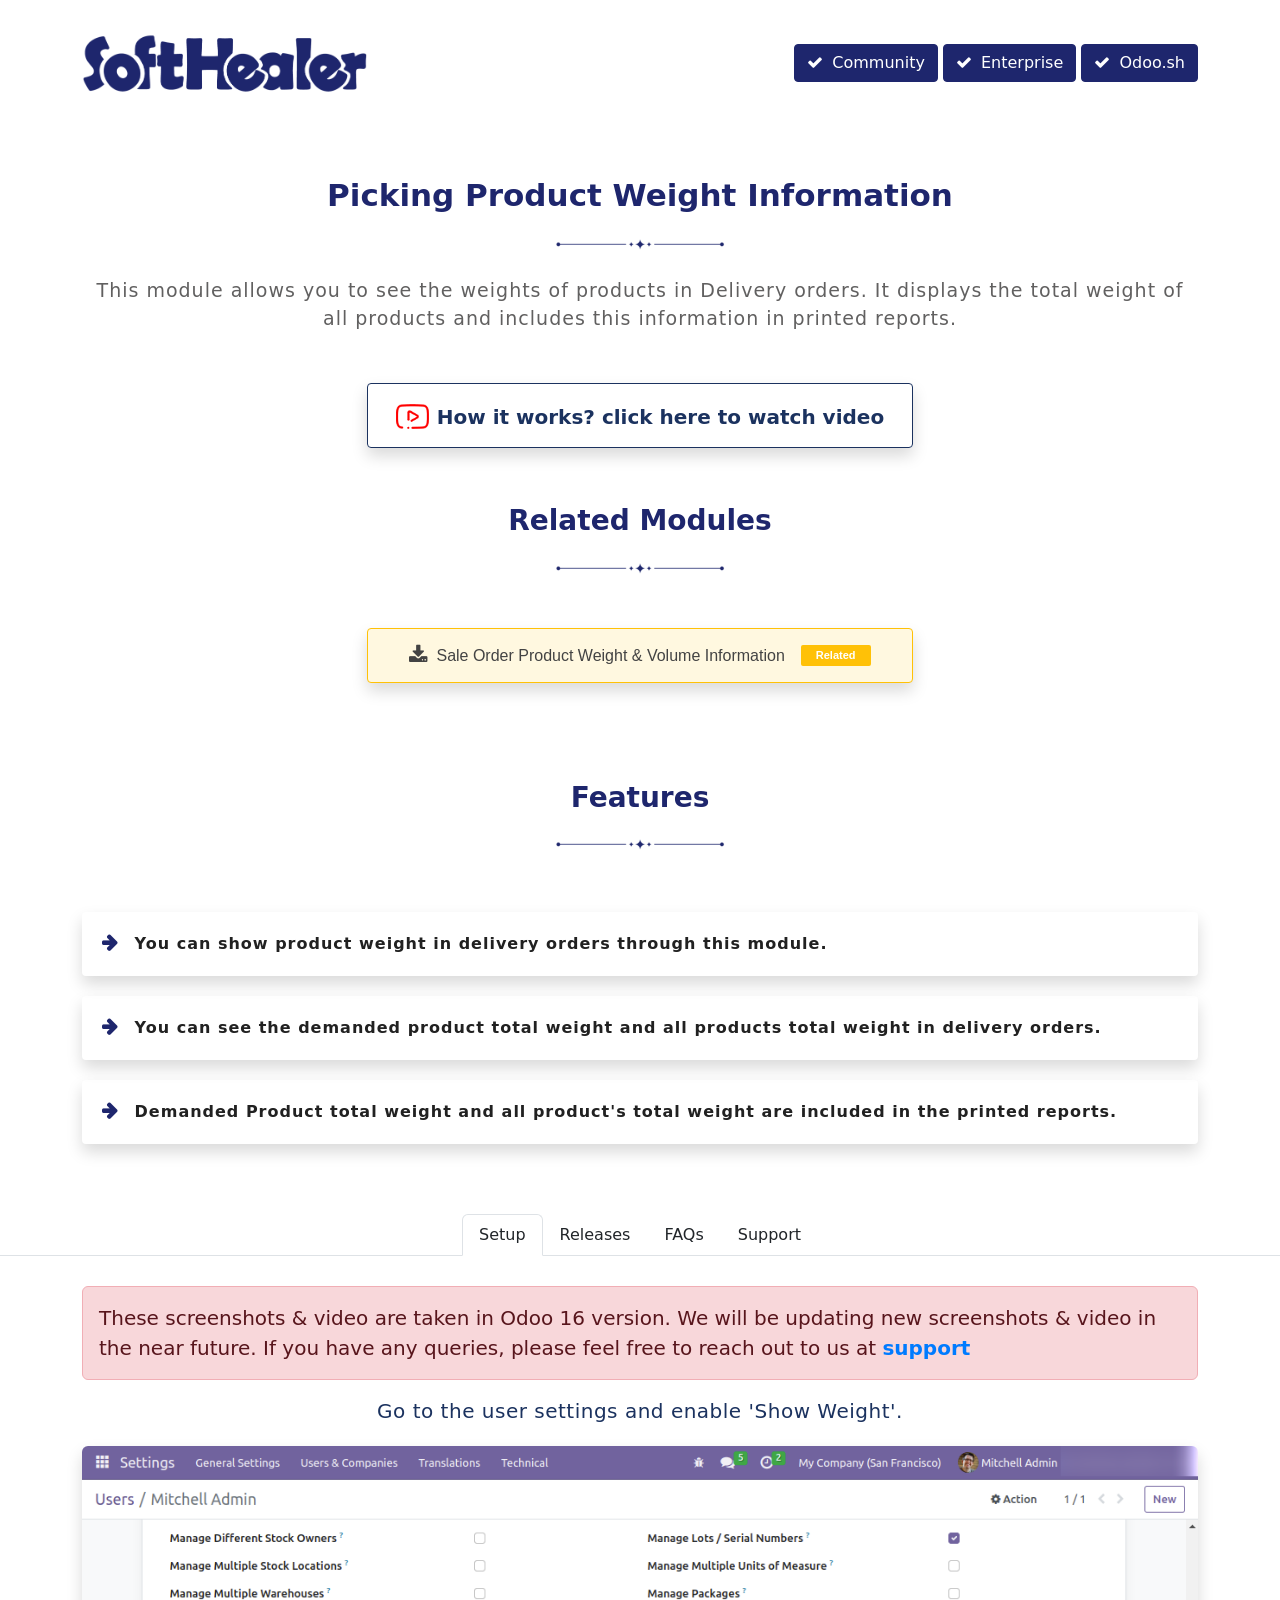
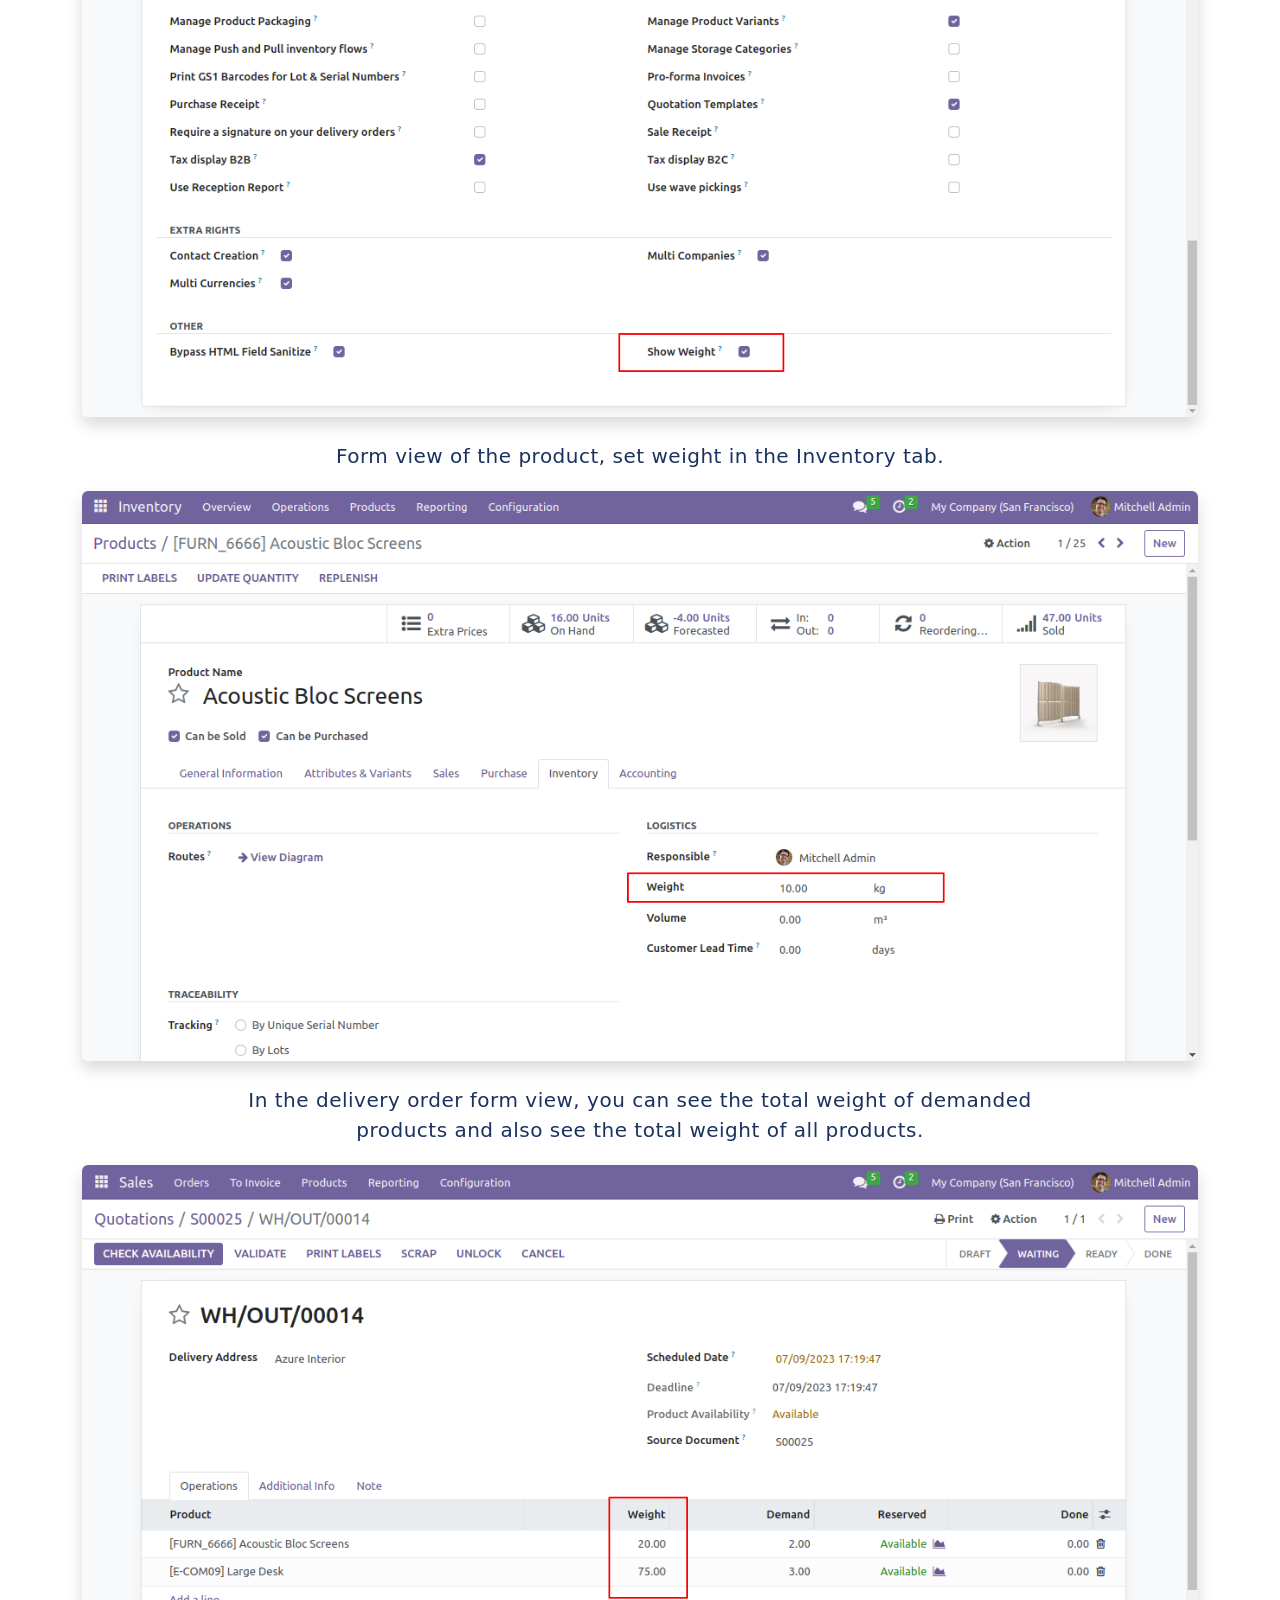
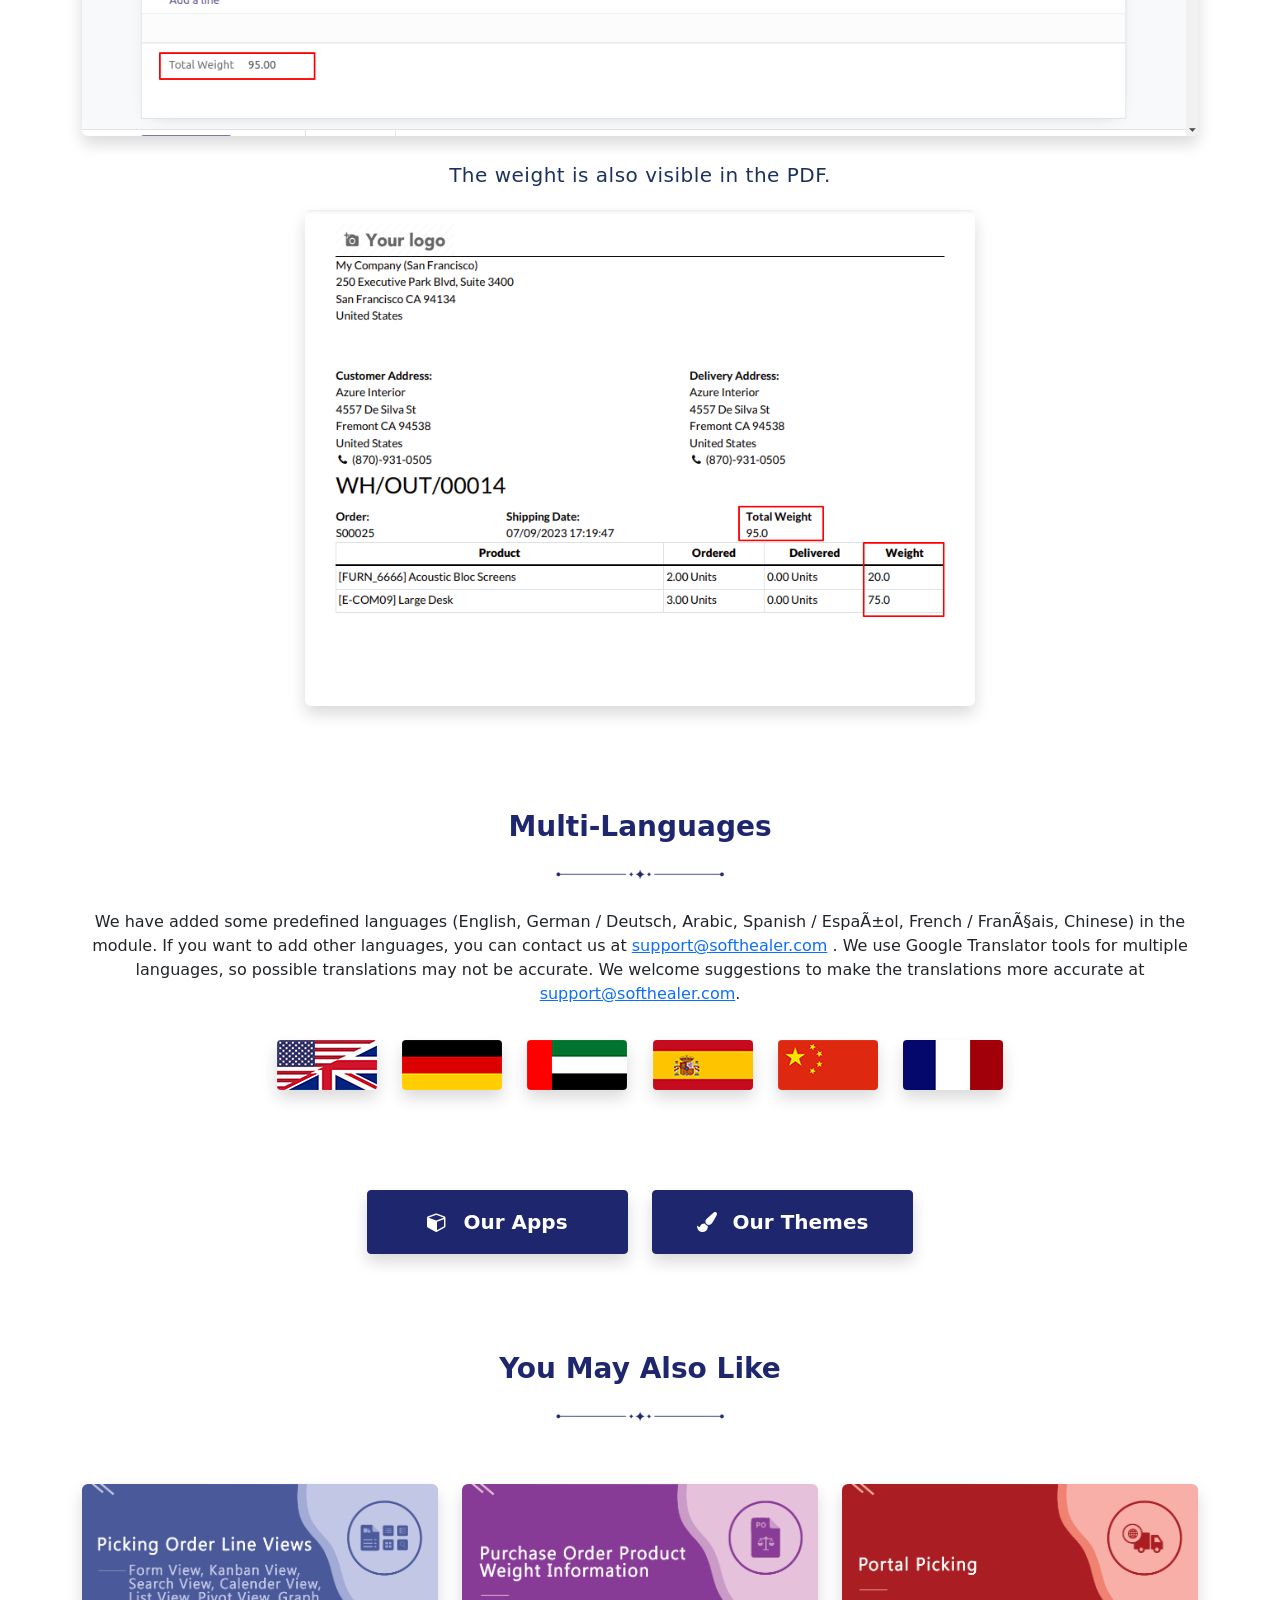
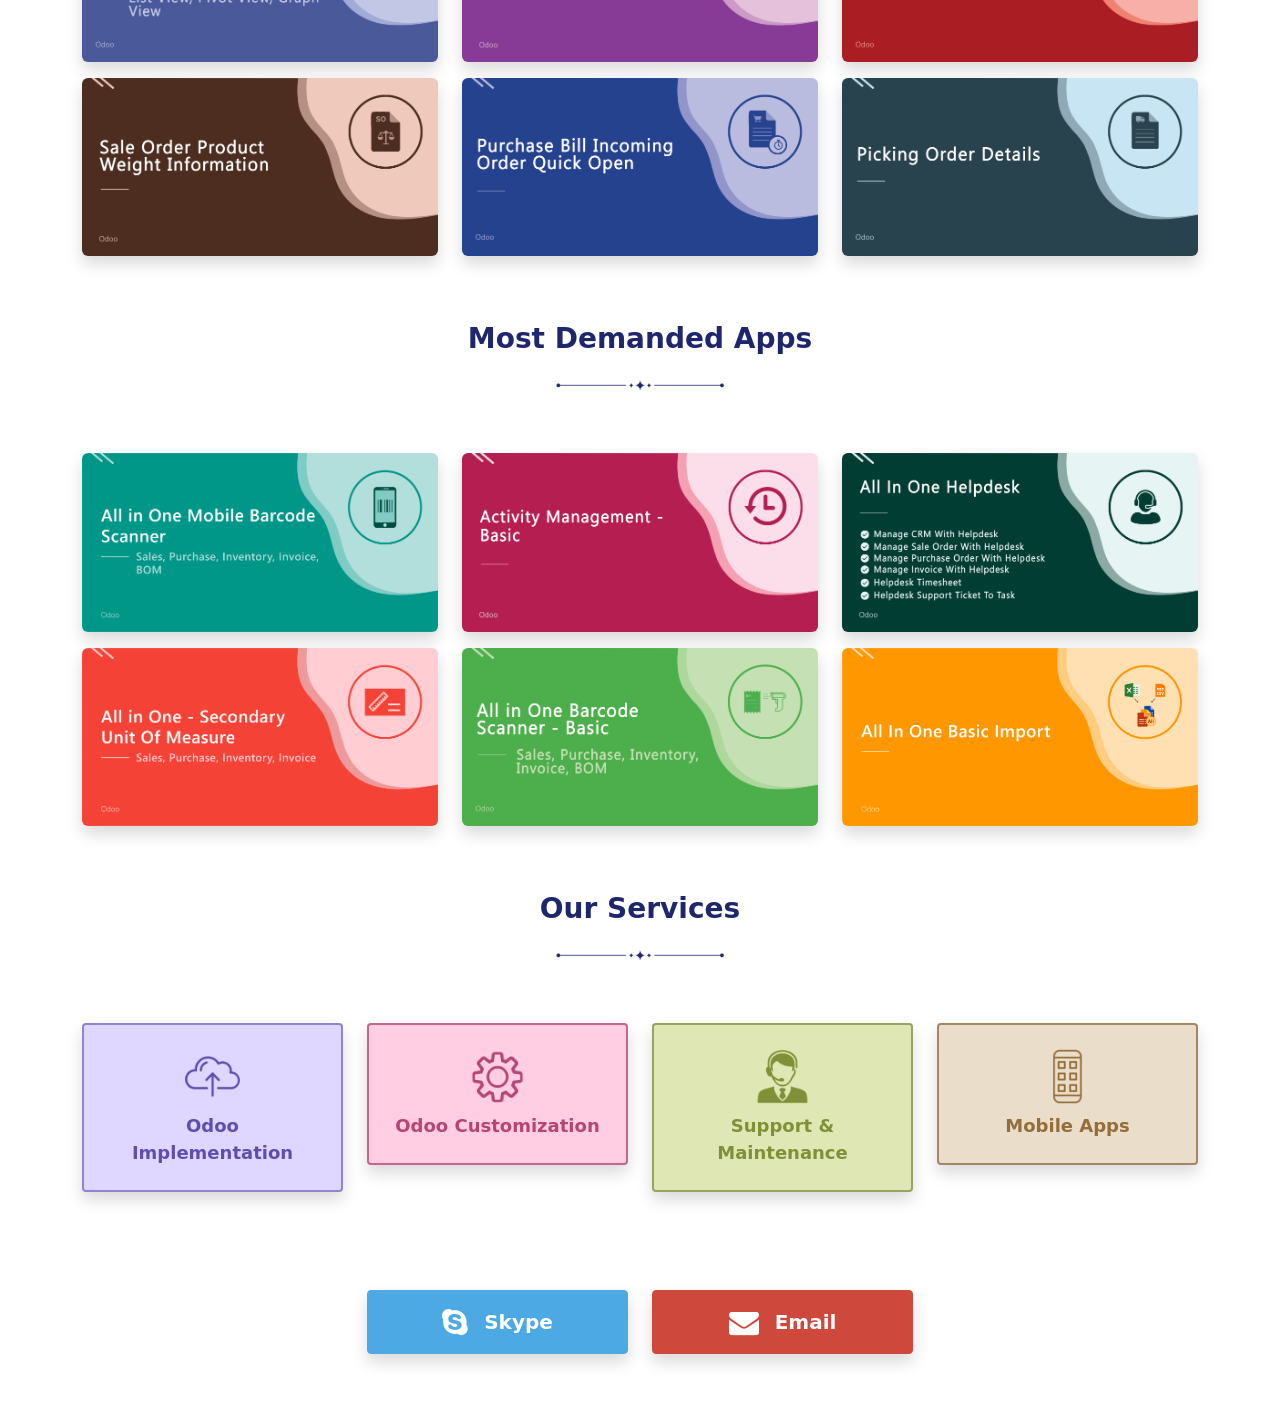
<file: sh_picking_weight/static/description/index.html>
<!DOCTYPE html>
<html>
   <head>
      <title></title>
       <!-- <link rel="stylesheet" href="https://maxcdn.bootstrapcdn.com/bootstrap/4.5.0/css/bootstrap.min.css"> -->
       <link href="https://cdn.jsdelivr.net/npm/bootstrap@5.0.2/dist/css/bootstrap.min.css" rel="stylesheet" integrity="sha384-EVSTQN3/azprG1Anm3QDgpJLIm9Nao0Yz1ztcQTwFspd3yD65VohhpuuCOmLASjC" crossorigin="anonymous">
       <link rel="stylesheet" href="https://cdnjs.cloudflare.com/ajax/libs/font-awesome/4.7.0/css/font-awesome.min.css">
       <!-- <script src="https://ajax.googleapis.com/ajax/libs/jquery/3.5.1/jquery.min.js"></script>
       <script src="https://cdnjs.cloudflare.com/ajax/libs/popper.js/1.16.0/umd/popper.min.js"></script>
       <script src="https://maxcdn.bootstrapcdn.com/bootstrap/4.5.0/js/bootstrap.min.js"></script> -->
       <script src="https://cdn.jsdelivr.net/npm/bootstrap@5.0.2/dist/js/bootstrap.bundle.min.js" integrity="sha384-MrcW6ZMFYlzcLA8Nl+NtUVF0sA7MsXsP1UyJoMp4YLEuNSfAP+JcXn/tWtIaxVXM" crossorigin="anonymous"></script>
 

   </head>
   <body>
      <section id="sh_module_header" class="sh_module_header">
         <div class="container">
            <div class="sh_center text-center" style='margin: 2rem 0;'>
               <div class="row align-items-center" style='align-items: center;'>
                  <div class="col-lg-4 col-md-4 col-sm-12" style='text-align: left;'>
                     <img src='shapes/softhealer.png' alt='logo' style="width: 80%;">
                  </div>
                  <div class="col-lg-8 col-md-8 col-sm-12" style='text-align: right;'>
                     <span class='btn btn-primary' style="position: relative; overflow: hidden; border: 1px solid transparent; padding: .375rem .75rem; font-size: 1rem; line-height: 1.5; border-radius: .25rem; background-color: #1e266d;border-color: #1e266d;"><i class='fa fa-check' style="margin-right: 9px;"></i>Community</span>
                     <span class='btn btn-primary' style="position: relative; overflow: hidden; border: 1px solid transparent; padding: .375rem .75rem; font-size: 1rem; line-height: 1.5; border-radius: .25rem; background-color: #1e266d;border-color: #1e266d;"><i class='fa fa-check' style="margin-right: 9px;"></i>Enterprise</span>
                     <span class='btn btn-primary' style="position: relative; overflow: hidden; border: 1px solid transparent; padding: .375rem .75rem; font-size: 1rem; line-height: 1.5; border-radius: .25rem; background-color: #1e266d;border-color: #1e266d;"><i class='fa fa-check' style="margin-right: 9px;"></i>Odoo.sh</span>
                  </div>
               </div>
            </div>
         </div>
      </section>
      <!-- heading  -->
      <section id="sh_module_desc" class="sh_module_desc" style="padding-top: 50px;">
         <div class="container">
            <div class="sh_center text-center">
               <h4 style="font-size: 31px;font-weight: 600;color: #1e266d;margin-bottom: 10px;">Picking Product Weight Information</h4>
               <!-- <img src="shape.png" style="width: 100px;display: block;text-align: center;margin: auto;margin-bottom: 20px;" /> -->
               <img src="shapes/heading.png" alt="heading" />
               <p style="color: #616060;font-size: 19px;margin: 0;letter-spacing: 1px;margin-top: 12px;">
                  This module allows you to see the weights of products in Delivery orders. It displays the total weight of all products and includes this information in printed reports.
               </p>
            </div>
         </div>
      </section>

    
   <!-- For 1 Youtube Video  -->
      <section id="sh_youtube_videos" class="sh_youtube_videos" style="padding-top: 50px;">
         <div class="container">
            <div class="row">
               <div class="col-lg-3 hidden-xs" style="padding: 2.5rem 1rem !important;">
               </div>
               <div class="col-lg-6 col-md-6 col-sm-12 col-12 mb-2">
                  <div class="mx-auto">
                     <a href="https://youtu.be/QpWycX34ig4" target="_blank"
                     class="shadow rounded py-3 px-4 mb-2 s_tooltip_tabs_tooltip_image s_figure_link text-center btn" style="border-width: 1px;border-style: solid;border-color: #1b325f;color: #1b325f;position: relative; overflow: hidden;text-decoration: none;border-radius: 0px;display: inline-block;font-size: 20px;font-weight: bold;width: 100%;border-radius: 0.25rem !important;"><span><img class="me-2" src="shapes/vd_btn.png" alt="video_btn" style="height: 25px;" /></span><span class="align-middle">How it works? click here to watch video</span></a>
                  </div>
               </div>
               <div class="col-lg-3 hidden-xs" style="padding: 2.5rem 1rem !important;">
               </div>
            </div>
         </div>
      </section>
   <!-- For 1 Youtube Video  -->
   <section class="sh_bg_cover" style="padding:40px 0px; background-color: transparent;">
      <div class="container">
          <div class="sh_center text-center" style="margin-bottom: 40px;">
             <h4 style="font-size: 28px;font-weight: 600;color: #1e266d;margin-bottom: 10px;">Related Modules</h4>
             <!-- <hr style="width: 100px;border-width: 2px;border-color: #1e266d;" /> -->
             <img src="shapes/heading.png" alt="heading" />
          </div>
          <div class="row">
             
             <div class="col-lg-6 col-md-6 mb-2 col-sm-12 col-12 justify-content-center offset-md-3">
                <a href="https://apps.odoo.com/apps/modules/17.0/sh_so_weight/" target="_blank" style="text-decoration:none;">
                   <div class="box p-3 shadow text-center border border-warning rounded d-flex justify-content-center align-items-center" align="center" style="color:#434343; font-family:sans-serif!important; margin-bottom:0px !important; text-align:justify; text-decoration: none;background-color: #fff8e0;border-radius: 0.25rem !important;">
                      <!-- <img class="me-2" src="d.png" alt="gif" style="height: 25px;" /> -->
                      <span class="fa fa-download" style="font-size: 20px;color: #434343;margin-right: 8px;"></span>
                      <h6 class="mb-0 font-weight-bold me-2">Sale Order Product Weight & Volume Information</h6> <span class="badge bg-warning ms-2" style="padding:5px 15px; border-radius:2px; color:#fff; font-size: 11px; font-weight:bold;vertical-align: text-top;">Related</span>
                   </div>
                </a>
             </div>
             
          </div>
       </div>
    </section> 
   

      <section id="sh_features" class="sh_features" style="padding-top: 50px;background-color: transparent;">
         <div class="container">
            <div class="sh_center text-center mb-5">
               <h4 style="font-size: 28px;font-weight: 600;color: #1e266d;margin-bottom: 10px;">Features</h4>
               <!-- <hr style="width: 100px;border-width: 2px;border-color: #1e266d;" /> -->
               <img src="shapes/heading.png" alt="heading" />
            </div>
            <div id="Feature" class="tab-pane active">
               <ul style="padding: 0;list-style: none;">
                  <li class="shadow rounded" style="padding: 20px;margin-bottom: 20px;font-size: 16px;color: #212121;font-weight: 600;letter-spacing: 1px;display: block;border-radius: 0.25rem !important;"><span class="fa fa-arrow-right" style="color: #1e266d;font-weight: 600;font-size: 18px;padding-right: 10px;"></span>
                     You can show product weight in delivery orders through this module.
                  </li>
                  <li class="shadow rounded" style="padding: 20px;margin-bottom: 20px;font-size: 16px;color: #212121;font-weight: 600;letter-spacing: 1px;display: block;border-radius: 0.25rem !important;"><span class="fa fa-arrow-right" style="color: #1e266d;font-weight: 600;font-size: 18px;padding-right: 10px;"></span> 
                     You can see the demanded product total weight and all products total weight in delivery orders.
                  </li>
                  <li class="shadow rounded" style="padding: 20px;margin-bottom: 20px;font-size: 16px;color: #212121;font-weight: 600;letter-spacing: 1px;display: block;border-radius: 0.25rem !important;"><span class="fa fa-arrow-right" style="color: #1e266d;font-weight: 600;font-size: 18px;padding-right: 10px;"></span> 
                     Demanded Product total weight and all product's total weight are included in the printed reports.
                  </li>
              
               </ul>
            </div>
         </div>
      </section>


      <section id="sh_tab" class="sh_tab" style="padding-top: 50px;background-color: transparent;">
         <div class="">
            <ul class="nav nav-tabs justify-content-center bg-transparent" id="nav-tab" role="tablist">
               <li class="nav-item" role="presentation">
                 <a class="nav-link text-dark active" id="pills-home-tab-a" data-bs-toggle="pill" data-bs-target="#Configurations" type="button" role="tab" aria-controls="pills-home" aria-selected="false">Setup</a>
               </li>
               <li class="nav-item text-black" role="presentation">
                 <a class="nav-link text-dark" id="pills-profile-tab-b" data-bs-toggle="pill" data-bs-target="#Release" type="button" role="tab" aria-controls="pills-profile" aria-selected="false">Releases</a>
               </li>
               <li class="nav-item text-black" role="presentation">
                 <a class="nav-link text-dark " id="pills-contact-tab-c" data-bs-toggle="pill" data-bs-target="#FAQ" type="button" role="tab" aria-controls="pills-contact" aria-selected="true">FAQs</a>
               </li>
               <li class="nav-item text-black position-relative" role="presentation">
                  <a class="nav-link text-dark " id="pills-contact-tab-c" data-bs-toggle="pill" data-bs-target="#Support" type="button" role="tab" aria-controls="pills-contact" aria-selected="true">Support</a>
                </li>
             </ul>
            <div class="tab-content" style="padding-top: 30px;background-color: transparent;padding-bottom: 30px;">
      
      
               <!-- tab 2 -->
               <div id="Configurations" class="tab-pane active sh_configuration">
                  <div class="container">
                     <div class="row">
                        <div class="class="col-lg-3 col-md-3 col-sm-12 col-12 mb-2"></div>
                        <div class="class="col-lg-6 col-md-6 col-sm-12 col-12 mb-2">
                           <div class="alert alert-danger" role="alert" style="font-size: 20px;">
                              These screenshots & video are taken in Odoo 16 version. We will be updating new screenshots & video in the near future. If you have any queries, please feel free to reach out to us at <a href='mailto:support@softhealer.com' style="color: #007bff;font-weight: 600;text-decoration: none;">support</a>
                           </div>
                        </div>
                        <div class="class="col-lg-3 col-md-3 col-sm-12 col-12 mb-2"></div>
                     </div>
                  </div>
                  <section id="sh_configuration">
                     <div class="container">
                        <div class="text-center">
                           <p style="color: #1b325f;font-size: 20px;max-width: 75%;margin: auto;margin-bottom: 20px;letter-spacing: .5px;"> 
                              Go to the user settings and enable 'Show Weight'.
                           </p>
                           <div class="col-md-12">
                              <img class="img-responsive rounded shadow" src="screenshots/2.png" style="width: 100%;" />
                           </div>
                           <br/>
                           <p style="color: #1b325f;font-size: 20px;max-width: 75%;margin: auto;margin-bottom: 20px;letter-spacing: .5px;"> 
                              Form view of the product, set weight in the Inventory tab.
                           </p>
                           <div class="col-md-12">
                              <img class="img-responsive rounded shadow" src="screenshots/1.png" style="width: 100%;" />
                           </div>
                           <br/>
                           <p style="color: #1b325f;font-size: 20px;max-width: 75%;margin: auto;margin-bottom: 20px;letter-spacing: .5px;"> 
                              In the delivery order form view, you can see the total weight of demanded products and also see the total weight of all products. 
                           </p>
                           <div class="col-md-12">
                              <img class="img-responsive rounded shadow" src="screenshots/3.png" style="width: 100%;" />
                           </div>
                           <br/>
                           <p style="color: #1b325f;font-size: 20px;max-width: 75%;margin: auto;margin-bottom: 20px;letter-spacing: .5px;"> 
                             The weight is also visible in the PDF.
                           </p>
                           <div class="col-md-12">
                              <img class="img-responsive rounded shadow" src="screenshots/4.png" style="width: 60%;" />
                           </div>
                           <br/>
                        
                        </div>
                     </div>
                  </section>
               </div>
               <!-- tab 2 -->

               <!-- tab 3 -->
               <div id="Release" class="tab-pane fade container sh_release">
                  
              <!--    <div class="sh_content shadow rounded bg-white" style="padding: 20px;margin-bottom: 15px;">
                     <h4 style="font-size: 16px;margin: 0;color: #212121;text-decoration: none;font-weight: 600;letter-spacing: 1px;display: block;"><span class="fa fa-hand-o-right" style="color: #1e266d;font-weight: 600;font-size: 18px;padding-right: 10px;"></span> <span>Version 17.0.4</span> | <span style="color: #1e266d;">Released on : 15<sup>th</sup> October 2023</span></h4>
                     <div style="font-size: 16px;padding-left: 32px;color: #555;margin: 0;padding-top: 15px;">
                        <div style="font-weight: normal;" class="d-flex align-items-center"><span
                                      class="badge bg-success me-2"
                                      style="
                                          background-color: #43a047 !important;
                                          padding: 5px 17px;
                                          border-radius: 3px;
                                          color: #fff;
                                          font-size: 9px;
                                          text-transform: uppercase;
                                          font-weight: bold;
                                          box-shadow: 0 1px 3px rgba(0, 0, 0, 0.12), 0 1px 2px rgba(0, 0, 0, 0.24);
                                      "
                                  >
                                      New
                                  </span>
                                  <span style="vertical-align: middle;font-size: 15px;">Helpdesk Whatsapp Feature Added.</span></div>
                     </div>
                  </div>
                    <div class="sh_content shadow rounded bg-white" style="padding: 20px;margin-bottom: 15px;">
                     <h4 style="font-size: 16px;margin: 0;color: #212121;text-decoration: none;font-weight: 600;letter-spacing: 1px;display: block;"><span class="fa fa-hand-o-right" style="color: #1e266d;font-weight: 600;font-size: 18px;padding-right: 10px;"></span> <span>Version 17.0.3</span> | <span style="color: #1e266d;">Released on : 10<sup>th</sup> October 2023</span></h4>
                     <div style="font-size: 16px;padding-left: 32px;color: #555;margin: 0;padding-top: 15px;">
                        <div style=" font-weight: normal;" class="d-flex align-items-center"> <span
                                      class="badge bg-warning me-2"
                                      style="
                                          background: #ff9800;
                                          padding: 5px 10px;
                                          border-radius: 3px;
                                          color: #fff;
                                          font-size: 9px;
                                          text-transform: uppercase;
                                          font-weight: bold;
                                          box-shadow: 0 1px 3px rgba(0, 0, 0, 0.12), 0 1px 2px rgba(0, 0, 0, 0.24);
                                      "
                                  >
                                      Update
                                  </span>
                                  <span style="vertical-align: middle;font-size: 15px;">Quick Reply Templates.</span></div>
                     </div>
                  </div>
                    <div class="sh_content shadow rounded bg-white" style="padding: 20px;margin-bottom: 15px;">
                     <h4 style="font-size: 16px;margin: 0;color: #212121;text-decoration: none;font-weight: 600;letter-spacing: 1px;display: block;"><span class="fa fa-hand-o-right" style="color: #1e266d;font-weight: 600;font-size: 18px;padding-right: 10px;"></span> <span>Version 17.0.2</span> | <span style="color: #1e266d;">Released on : 7<sup>th</sup> October 2023</span></h4>
                     <div style="font-size: 16px;padding-left: 32px;color: #555;margin: 0;padding-top: 15px;">
                        <div style="font-weight: normal;" class="d-flex align-items-center"> <span
                                      class="badge bg-info me-2"
                                      style="
                                          background: #2196f3;
                                          padding: 5px 15px;
                                          border-radius: 3px;
                                          color: #fff;
                                          font-size: 9px;
                                          text-transform: uppercase;
                                          font-weight: bold;
                                          box-shadow: 0 1px 3px rgba(0, 0, 0, 0.12), 0 1px 2px rgba(0, 0, 0, 0.24);
                                      "
                                  >
                                      Fixed
                                  </span>
                                  <span style="vertical-align: middle;font-size: 15px;">Minor Bug Fixed.</span></div>
                     </div>
                  </div> -->
                  <div class="sh_content shadow rounded bg-white" style="padding: 20px;margin-bottom: 15px;">
                     <h4 style="font-size: 16px;margin: 0;color: #212121;text-decoration: none;font-weight: 600;letter-spacing: 1px;display: block;"><span class="fa fa-hand-o-right" style="color: #1e266d;font-weight: 600;font-size: 18px;padding-right: 10px;"></span> <span>Version 17.0.1</span> | <span style="color: #1e266d;">Released on : 7<sup>th</sup> March 2024</span></h4>
                     <div style="font-size: 16px;padding-left: 32px;color: #555;margin: 0;padding-top: 15px;">
                        <div style="font-weight: normal;" class="d-flex align-items-center">
                           <span class="badge me-2" style="background-color: #1e266d !important; padding: 5px 15px; border-radius: 3px; color: #fff; font-size: 9px;text-transform: uppercase; font-weight: bold; box-shadow: 0 1px 3px rgba(0, 0, 0, 0.12), 0 1px 2px rgba(0, 0, 0, 0.24);">
                              Initial
                           </span>
                           <span style="vertical-align: middle;font-size: 15px;">&nbsp;Initial Release.</div>
                     </div>
                  </div>

               </div>
               <!-- tab 3 -->
               <!-- tab 4 -->
               <div id="FAQ" class="tab-pane fade container sh_faq">
                  <div class="demo">
                     <div class="panel-group" id="accordion" role="tablist">
                        <div class="panel panel-default shadow rounded bg-white" style="padding: 20px;margin-bottom: 20px;">
                           <div class="panel-heading" role="tab" id="headingOne" style="border: 0;padding: 0;">
                              <h4 class="panel-title" style="margin: 0;">
                                 <a role="button" data-bs-toggle="collapse" data-bs-parent="#accordion" href="#collapseOne" aria-expanded="true" aria-controls="collapseOne" style="font-size: 16px;margin: 0;color: #212121;text-decoration: none;font-weight: 600;letter-spacing: 1px;display: flex;">
                                    <span class="fa fa-hand-o-right" style="color: #1e266d;font-weight: 600;font-size: 18px;padding-right: 10px;"></span>
                                    Is this app compatible with Odoo Community as well as Enterprise?
                                    <!--  <span class="fa fa-plus" style="float: right;background-color: #1e266d;width: 35px;height: 35px;text-align: center;line-height: 35px;color: #fff;border-radius: 50%;margin-top: -8px;"></span> -->
                                 </a>
                              </h4>
                           </div>
                           <div id="collapseOne1" class="panel-collapse collapse show" role="tabpanel" aria-labelledby="headingOne">
                              <div class="panel-body" style="padding-top: 20px;">
                                 <ul style="list-style-type: none;font-size: 16px;padding-left: 30px;color: #555;margin: 0;">
                                    <li style="margin-bottom: 0px;">Yes, this app works perfectly with Odoo Enterprise (Odoo.sh & On-Premise) as well as Community. </li>
                                 </ul>
                              </div>
                           </div>
                        </div>
                        <div class="panel panel-default shadow rounded bg-white" style="padding: 20px;margin-bottom: 20px;">
                           <div class="panel-heading" role="tab" id="headingThree" style="border: 0;padding: 0;">
                           <h4 class="panel-title" style="margin: 0;">
                              <a class="collapsed" role="button" data-bs-toggle="collapse" data-bs-parent="#accordion" href="#collapseThree" aria-expanded="false" aria-controls="collapseThree" style="font-size: 16px;margin: 0;color: #212121;text-decoration: none;font-weight: 600;letter-spacing: 1px;display: flex;">
                                 <span class="fa fa-hand-o-right" style="color: #1e266d;font-weight: 600;font-size: 18px;padding-right: 10px;"></span> Is this application compatible with odoo.com(odoo saas)? </a>
                           </h4>
                           </div>
                           <div id="collapseThree3" class="panel-collapse collapse show" role="tabpanel" aria-labelledby="headingThree">
                           <div class="panel-body" style="padding-top: 20px;">
                              <ul style="list-style-type: none;font-size: 16px;padding-left: 30px;color: #555;margin: 0;">
                                 <li style="margin-bottom: 0px;">No, this application is not compatible with odoo.com(odoo saas/Odoo Online).</li>
                              </ul>
                           </div>
                           </div>
                        </div>

                        <div class="panel panel-default shadow rounded bg-white" style="padding: 20px;margin-bottom: 20px;">
                           <div class="panel-heading" role="tab" id="headingThree" style="border: 0;padding: 0;">
                              <h4 class="panel-title" style="margin: 0;">
                                 <a class="collapsed" role="button" data-bs-toggle="collapse" data-bs-parent="#accordion" href="#collapseThree" aria-expanded="false" aria-controls="collapseThree" style="font-size: 16px;margin: 0;color: #212121;text-decoration: none;font-weight: 600;letter-spacing: 1px;display: flex;">
                                 <span class="fa fa-hand-o-right" style="color: #1e266d;font-weight: 600;font-size: 18px;padding-right: 10px;"></span>
                                 I want some customization in this app. How can I request it?
                                 </a>
                              </h4>
                           </div>
                           <div id="collapseThree3" class="panel-collapse collapse show" role="tabpanel" aria-labelledby="headingThree">
                              <div class="panel-body" style="padding-top: 20px;">
                                 <ul style="list-style-type: none;font-size: 16px;padding-left: 30px;color: #555;margin: 0;">
                                    <li style="margin-bottom: 0px;">Please Contact Us at <a href='mailto:sales@softhealer.com' style="color: #007bff;font-weight: 600;text-decoration: none;">sales@softhealer.com</a> to request customization.</li>
                                 </ul>
                              </div>
                           </div>
                        </div>

                        <div class="panel panel-default shadow rounded bg-white" style="padding: 20px;margin-bottom: 20px;">
                           <div class="panel-heading" role="tab" id="headingThree" style="border: 0;padding: 0;">
                              <h4 class="panel-title" style="margin: 0;">
                                 <a class="collapsed" role="button" data-bs-toggle="collapse" data-bs-parent="#accordion" href="#collapseThree" aria-expanded="false" aria-controls="collapseThree" style="font-size: 16px;margin: 0;color: #212121;text-decoration: none;font-weight: 600;letter-spacing: 1px;display: flex;">
                                 <span class="fa fa-hand-o-right" style="color: #1e266d;font-weight: 600;font-size: 18px;padding-right: 10px;"></span>
                                 Do i get free updates?
                                 </a>
                              </h4>
                           </div>
                           <div id="collapseThree3" class="panel-collapse collapse show" role="tabpanel" aria-labelledby="headingThree">
                              <div class="panel-body" style="padding-top: 20px;">
                                 <ul style="list-style-type: none;font-size: 16px;padding-left: 30px;color: #555;margin: 0;">
                                    <li style="margin-bottom: 0px;">Yes, you will get free update for lifetime.</li>
                                 </ul>
                              </div>
                           </div>
                        </div>

                        <div class="panel panel-default shadow rounded bg-white" style="padding: 20px;margin-bottom: 20px;">
                           <div class="panel-heading" role="tab" id="headingThree" style="border: 0;padding: 0;">
                              <h4 class="panel-title" style="margin: 0;">
                                 <a class="collapsed" role="button" data-bs-toggle="collapse" data-bs-parent="#accordion" href="#collapseThree" aria-expanded="false" aria-controls="collapseThree" style="font-size: 16px;margin: 0;color: #212121;text-decoration: none;font-weight: 600;letter-spacing: 1px;display: flex;">
                                 <span class="fa fa-hand-o-right" style="color: #1e266d;font-weight: 600;font-size: 18px;padding-right: 10px;"></span>
                                 Do we need to install any additional libraries for using this module?
                                 </a>
                              </h4>
                           </div>
                           <div id="collapseThree3" class="panel-collapse collapse show" role="tabpanel" aria-labelledby="headingThree">
                              <div class="panel-body" style="padding-top: 20px;">
                                 <ul style="list-style-type: none;font-size: 16px;padding-left: 30px;color: #555;margin: 0;">
                                    <li style="margin-bottom: 0px;">No, you don't need to install additional libraries.</li>
                                 </ul>
                              </div>
                           </div>
                        </div>

                        <div class="panel panel-default shadow rounded bg-white" style="padding: 20px;margin-bottom: 20px;">
                           <div class="panel-heading" role="tab" id="headingThree" style="border: 0;padding: 0;">
                              <h4 class="panel-title" style="margin: 0;">
                                 <a class="collapsed" role="button" data-bs-toggle="collapse" data-bs-parent="#accordion" href="#collapseThree" aria-expanded="false" aria-controls="collapseThree" style="font-size: 16px;margin: 0;color: #212121;text-decoration: none;font-weight: 600;letter-spacing: 1px;display: flex;">
                                 <span class="fa fa-hand-o-right" style="color: #1e266d;font-weight: 600;font-size: 18px;padding-right: 10px;"></span>
                                 Do I have to buy my module for each version?
                                 </a>
                              </h4>
                           </div>
                           <div id="collapseThree3" class="panel-collapse collapse show" role="tabpanel" aria-labelledby="headingThree">
                              <div class="panel-body" style="padding-top: 20px;">
                                 <ul style="list-style-type: none;font-size: 16px;padding-left: 30px;color: #555;margin: 0;">
                                    <li style="margin-bottom: 0px;">For version 12 or upper, you will need to purchase the module for each version that you want to use.</li>
                                 </ul>
                              </div>
                           </div>
                        </div>

                        <div class="panel panel-default shadow rounded bg-white" style="padding: 20px;margin-bottom: 20px;">
                           <div class="panel-heading" role="tab" id="headingThree" style="border: 0;padding: 0;">
                              <h4 class="panel-title" style="margin: 0;">
                                 <a class="collapsed" role="button" data-bs-toggle="collapse" data-bs-parent="#accordion" href="#collapseThree" aria-expanded="false" aria-controls="collapseThree" style="font-size: 16px;margin: 0;color: #212121;text-decoration: none;font-weight: 600;letter-spacing: 1px;display: flex;">
                                 <span class="fa fa-hand-o-right" style="color: #1e266d;font-weight: 600;font-size: 18px;padding-right: 10px;"></span>
                                 Do i get free support?
                                 </a>
                              </h4>
                           </div>
                           <div id="collapseThree3" class="panel-collapse collapse show" role="tabpanel" aria-labelledby="headingThree">
                              <div class="panel-body" style="padding-top: 20px;">
                                 <ul style="list-style-type: none;font-size: 16px;padding-left: 30px;color: #555;margin: 0;">
                                    <li style="margin-bottom: 0px;">Yes, we provide free support for 100 days.</li>
                                 </ul>
                              </div>
                           </div>
                        </div>

                        <div class="panel panel-default shadow rounded bg-white" style="padding: 20px;margin-bottom: 20px;">
                           <div class="panel-heading" role="tab" id="headingThree" style="border: 0;padding: 0;">
                              <h4 class="panel-title" style="margin: 0;">
                                 <a class="collapsed" role="button" data-bs-toggle="collapse" data-bs-parent="#accordion" href="#collapseThree" aria-expanded="false" aria-controls="collapseThree" style="font-size: 16px;margin: 0;color: #212121;text-decoration: none;font-weight: 600;letter-spacing: 1px;display: flex;">
                                 <span class="fa fa-hand-o-right" style="color: #1e266d;font-weight: 600;font-size: 18px;padding-right: 10px;"></span>
                                 What If I purchase Module In Wrong Version Can I exchange Module With Other Versions?
                                 </a>
                              </h4>
                           </div>
                           <div id="collapseThree3" class="panel-collapse collapse show" role="tabpanel" aria-labelledby="headingThree">
                              <div class="panel-body" style="padding-top: 20px;">
                                 <ul style="list-style-type: none;font-size: 16px;padding-left: 30px;color: #555;margin: 0;">
                                    <li style="margin-bottom: 0px;">No, We do not provide any kind of exchange.</li>
                                 </ul>
                              </div>
                           </div>
                        </div>
                     </div>
                  </div>
               </div>
               <!-- tab 4 -->
               <!-- tab 5 -->
               <div id="Support" class="tab-pane fade container sh_support">
                  <div class="row">
                     <div class="col-md">
                        <div class="sh_content shadow rounded bg-white" style="padding: 20px;margin-bottom: 0px;">
                           <h4 class="mb-0"><a href="mailto:support@softhealer.com" style="text-decoration: none;color: #212121;font-size: 18px;font-weight: 600;letter-spacing: 1px;"><span class="fa fa-envelope" style="color: #1e266d;padding-right: 10px;font-size: 20px;"></span> Please email us for support at <b style="color: #1e266d">support@softhealer.com</b></a></h4>
                        </div>
                     </div>
                  </div>
               </div>
               <!-- tab 5 -->
            </div>
         </div>
      </section>

      <section id="sh_multi_language" class="sh_multi_language" style="margin: 50px 0;background-color: transparent;">
         <div class="container">
            <div class="sh_center text-center">
            <div class="sh_center text-center mb-3">
                  <h4 style="font-size: 28px;font-weight: 600;color: #1e266d;margin-bottom: 10px;">Multi-Languages</h4>
                  <img src="shapes/heading.png" alt="heading">
               </div>
               <div class="content">

                  We have added some predefined languages (English, German / Deutsch, Arabic, Spanish / Español, French / Français, Chinese) in the module. If you want to add other languages, you can contact us at <a href="support@softhealer.com">support@softhealer.com</a> . We use Google Translator tools for multiple languages, so possible translations may not be accurate. We welcome suggestions to make the translations more accurate at <a href="mailto:support@softhealer.com">support@softhealer.com</a>.
                  <br/><br/>
               </div>
            </div>
            <div class="row">
               <div class="col-lg-12 col-md-12 col-sm-12 col-12">
                  <div class="img" style="text-align: center;">
                     <img class="shadow rounded" src="language/eng.png" title="English" alt="english" style="object-fit: cover;margin: 10px 10px;border-radius: 0.25rem !important;" />
                     <img class="shadow rounded" src="language/german.png" title="Germany" alt="germany" style="object-fit: cover;margin: 10px 10px;border-radius: 0.25rem !important;" />
                     <img class="shadow rounded" src="language/aarab.png" title="Arab" alt="arab" style="object-fit: cover;margin: 10px 10px;border-radius: 0.25rem !important;" />
                     <img class="shadow rounded" src="language/spanish.jpg" title="Spanish" alt="spanish" style="object-fit: cover;margin: 10px 10px;border-radius: 0.25rem !important;" />
                     <img class="shadow rounded" src="language/chinese.png" title="Chinese" alt="Chinese" style="object-fit: cover;margin: 10px 10px;border-radius: 0.25rem !important;" />
                     <img class="shadow rounded" src="language/french.png" title="French" alt="French" style="object-fit: cover;margin: 10px 10px;border-radius: 0.25rem !important;" />
                  </div>
               </div>
            </div>
         </div>
      </section>
      <section class="sh_apps_buttons" style="padding:40px 0px; margin-top:2em;background-color: transparent;">
         <div class="container">
            <div class="sh_center text-center row">
               <div class="col-lg-3 col-md-3 col-sm-12 col-12"></div>
               <div class="col-lg-3 col-md-3 col-sm-12 col-12">
                  <a class="shadow rounded py-3 px-4 mb-2 d-flex align-items-center justify-content-center" style="border-width: 1px;border-style: solid;border-color: #1e266d;color: #fff;position: relative; overflow: hidden;text-decoration: none;border-radius: 0px;display: inline-block;font-size: 20px;font-weight: bold;width: 100%;background-color: #1e266d;border-radius: 0.25rem !important;" href="https://apps.odoo.com/apps/modules/browse?author=Softhealer%20Technologies" target="_blank"><span class="fa fa-cube me-3" style="font-size: 20px;color: #fff;"></span><span class="align-middle">Our Apps</span></a>
               </div>
               <div class="col-lg-3 col-md-3 col-sm-12 col-12">
                  <a class="shadow rounded py-3 px-4 mb-2 d-flex align-items-center justify-content-center" style="border-width: 1px;border-style: solid;border-color: #1e266d;color: #fff;position: relative; overflow: hidden;text-decoration: none;border-radius: 0px;display: inline-block;font-size: 20px;font-weight: bold;width: 100%;background-color: #1e266d;border-radius: 0.25rem !important;" href="https://apps.odoo.com/apps/themes/browse?author=Softhealer%20Technologies" target="_blank"><span class="fa fa-paint-brush me-3" style="font-size: 20px;color: #fff;"></span><span class="align-middle">Our Themes</span></a>
               </div>
               <div class="col-lg-3 col-md-3 col-sm-12 col-12"></div> 
            </div>
         </div>
      </section> 

      <section id="sh_like_module" class="sh_like_module" style="margin: 50px 0;background-color: transparent;">
         <div class="container">
            <div class="sh_center text-center mb-5">
               <h4 style="font-size: 28px;font-weight: 600;color: #1e266d;margin-bottom: 10px;">You May Also Like</h4>
               <img src="shapes/heading.png" alt="heading" />
            </div>
            <div class="row" style="margin-top: 1rem;">
               <div class="col-md-4 mb-3">
                  <div class="sh_content shadow rounded" style="text-align: center;">
                     <div class="sh_img">
                     <a href="https://www.odoo.com/apps/modules/16.0/sh_picking_order_line/">
                                             <img class="rounded" src="youmaylike/image1.png" style="width: 100%"></img>
                                       </a>
                     </div>
                  </div>
               </div>
               <div class="col-md-4 mb-3">
                  <div class="sh_content shadow rounded" style="text-align: center;">
                     <div class="sh_img">
                        <a href="https://apps.odoo.com/apps/modules/16.0/sh_po_weight/">    
                                             <img class="rounded" src="youmaylike/image2.png" style="width: 100%"></img>
                                       </a>
                     </div>
                  </div>
               </div>
               <div class="col-md-4 mb-3">
                  <div class="sh_content shadow rounded" style="text-align: center;">
                     <div class="sh_img">
                     <a href="https://apps.odoo.com/apps/modules/16.0/sh_portal_picking/">    
                                             <img class="rounded" src="youmaylike/image4.png" style="width: 100%"></img>
                                       </a>
                     </div>
                  </div>
               </div>
               <div class="col-md-4 mb-3">
                  <div class="sh_content shadow rounded" style="text-align: center;">
                     <div class="sh_img">
                     <a href="https://apps.odoo.com/apps/modules/16.0/sh_so_weight/">    
                                             <img class="rounded" src="youmaylike/image5.png" style="width: 100%"></img>
                                       </a>
                     </div>
                  </div>
               </div>
               <div class="col-md-4 mb-3">
                  <div class="sh_content shadow rounded" style="text-align: center;">
                     <div class="sh_img">
                     <a href="https://apps.odoo.com/apps/modules/16.0/sh_po_bills_picking_quick_open/">    
                                             <img class="rounded" src="youmaylike/image6.png" style="width: 100%"></img>
                                       </a>
                     </div>
                  </div>
               </div>
               <div class="col-md-4 mb-3">
                  <div class="sh_content shadow rounded" style="text-align: center;">
                     <div class="sh_img">
                     <a href="https://apps.odoo.com/apps/modules/16.0/sh_picking_formate_email/">    
                                             <img class="rounded" src="youmaylike/image3.png" style="width: 100%"></img>
                                       </a>
                     </div>
                  </div>
                  </div>
            </div>
         </div>
      </section>
      <!-- Most Demanded Apps -->
      <section id="sh_most_demanded_apps" class="sh_most_demanded_apps" style="margin: 50px 0 0px 0px;background-color: transparent;">
         <div class="container">
            <div class="sh_center text-center mb-5">
               <h4 style="font-size: 28px;font-weight: 600;color: #1e266d;margin-bottom: 10px;">Most Demanded Apps</h4>
               <img src="shapes/heading.png" alt="heading" />
            </div>
            <div class="row" style="margin-top: 1rem;">
               <div class="col-md-4 mb-3">
                  <div class="sh_content shadow rounded" style="text-align: center;">
                     <div class="sh_img"> 
                        <a href="https://apps.odoo.com/apps/modules/16.0/sh_all_in_one_mbs/">
                        <img class="rounded" src="most_demanded/d1.png" alt="sh_all_in_one_mbs" width="100%">
                        </a>
                     </div>
                  </div>
               </div>
               <div class="col-md-4 mb-3">
                  <div class="sh_content shadow rounded" style="text-align: center;">
                     <div class="sh_img"> 
                        <a href="https://apps.odoo.com/apps/modules/16.0/sh_activities_management_basic/">
                        <img class="rounded" src="most_demanded/d3.png" alt="sh_activities_management" width="100%">
                        </a>
                     </div>
                  </div>
               </div>
               <div class="col-md-4 mb-3">
                  <div class="sh_content shadow rounded" style="text-align: center;">
                     <div class="sh_img"> 
                        <a href="https://apps.odoo.com/apps/modules/16.0/sh_all_in_one_helpdesk/">
                        <img class="rounded" src="most_demanded/d2.png" alt="sh_all_in_one_helpdesk" style="width: 100%">
                        </a>
                     </div>
                  </div>
               </div>
               <div class="col-md-4 mb-3">
                  <div class="sh_content shadow rounded" style="text-align: center;">
                     <div class="sh_img"> 
                        <a href="https://apps.odoo.com/apps/modules/16.0/sh_secondary_unit/">
                        <img class="rounded" src="most_demanded/d4.png" alt="sh_secondary_unit" width="100%">
                        </a>
                     </div>
                  </div>
               </div>
               <div class="col-md-4 mb-3">
                  <div class="sh_content shadow rounded" style="text-align: center;">
                     <div class="sh_img"> 
                        <a href="https://apps.odoo.com/apps/modules/16.0/sh_barcode_scanner/">
                        <img class="rounded" src="most_demanded/d5.png" alt="sh_barcode_scanner" width="100%">
                        </a>
                     </div>
                  </div>
               </div>
               
               <div class="col-md-4 mb-3">
                  <div class="sh_content shadow rounded" style="text-align: center;">
                     <div class="sh_img"> 
                        <a href="https://apps.odoo.com/apps/modules/16.0/sh_all_in_one_basic_import/">
                        <img class="rounded" src="most_demanded/d6.png" alt="sh_all_in_one_basic_import" style="width: 100%">
                        </a>
                     </div>
                  </div>
               </div>
            </div>
         </div>
      </section>
      <!-- Most Demanded Apps -->
      <section class="sh_our_services" style="padding: 50px 0px;background-color: transparent;">
         <div class="container">
            <div class="sh_center text-center mb-5">
               <h4 style="font-size: 28px;font-weight: 600;color: #1e266d;margin-bottom: 10px;">Our Services</h4>
               <img src="shapes/heading.png" alt="heading" />
            </div>
            <div class="row">
               <div class="col-md-3 text-center">
                  <div class="box p-4 shadow rounded mb-2" style="background-color: #dfd7ff;border: 2px solid #9284d2;border-radius: 0.25rem !important;">
                     <a href="mailto:sales@softhealer.com" target="_blank" style="text-decoration: none;">
                        <div class="icon_img mb-2">
                           <!-- <span class="fa fa-info-circle" style="font-size: 50px;color: #fff;"></span> -->
                           <img src="services/info.png" alt="info" style="height: 55px;"></img>
                        </div>
                        <div class="content">
                           <p class="mb-0" style="font-size: 18px;color: #604eaf;font-weight: bold;">Odoo Implementation</p>
                        </div>
                     </a>
                  </div>
               </div>
               <div class="col-md-3 text-center">
                  <div class="box p-4 shadow rounded mb-2" style="background-color: #ffcee2;border: 2px solid #c5648c;border-radius: 0.25rem !important;">
                     <a href="mailto:sales@softhealer.com" target="_blank" style="text-decoration: none;">
                        <div class="icon_img mb-2">
                           <!-- <span class="fa fa-cogs" style="font-size: 50px;color: #fff;"></span> -->
                           <img src="services/setting.png" alt="setting" style="height: 55px;"></img>
                        </div>
                        <div class="content">
                           <p class="mb-0" style="font-size: 18px;color: #b54574;font-weight: bold;">Odoo Customization</p>
                        </div>
                     </a>
                  </div>
               </div>
               <div class="col-md-3 text-center">
                  <div class="box p-4 shadow rounded mb-2" style="background-color: #dfe8b4;border: 2px solid #97a362;border-radius: 0.25rem !important;">
                     <a href="mailto:sales@softhealer.com" target="_blank" style="text-decoration: none;">
                        <div class="icon_img mb-2">
                           <!-- <span class="fa fa-users" style="font-size: 50px;color: #fff;"></span> -->
                           <img src="services/user.png" alt="user" style="height: 55px;"></img>
                        </div>
                        <div class="content">
                           <p class="mb-0" style="font-size: 18px;color: #7f9037;font-weight: bold;">Support & Maintenance</p>
                        </div>
                     </a>
                  </div>
               </div>
               <div class="col-md-3 text-center">
                  <div class="box p-4 shadow rounded mb-2" style="background-color: #eaddca;border: 2px solid #a38762;border-radius: 0.25rem !important;">
                     <a href="mailto:sales@softhealer.com" target="_blank" style="text-decoration: none;">
                        <div class="icon_img mb-2">
                           <!-- <span class="fa fa-mobile" style="font-size: 50px;color: #fff;"></span> -->
                           <img src="services/mobileapp.png" alt="mobileapp" style="height: 55px;"></img>
                        </div>
                        <div class="content">
                           <p class="mb-0" style="font-size: 18px;color: #946d38;font-weight: bold;">Mobile Apps</p>
                        </div>
                     </a>
                  </div>
               </div>
            </div>
         </div>
      </section>
      <section class="sh_our_contacts" style="padding:40px 0px;background-color: transparent;">
      <div class="container"> 
            <div class="sh_center text-center row">
               <div class="col-lg-3 col-md-3 col-sm-12 col-12"></div>
               <div class="col-lg-3 col-md-3 col-sm-12 col-12">
                  <a class="shadow rounded py-3 px-4 d-flex justify-content-center align-items-center mb-2" style="border-width: 1px;border-style: solid;border-color: #4ca9e3;color: #fff;position: relative; overflow: hidden;text-decoration: none;border-radius: 0px;font-size: 20px;font-weight: bold;width: 100%;background-color: #4ca9e3;border-radius: 0.25rem !important;" href="skype:live:softhealertechnologies?chat" target="_blank"><span class="fa fa-skype me-3" style="font-size: 30px;color: #fff;"></span><span class="align-middle">Skype</span></a>
               </div>
               <div class="col-lg-3 col-md-3 col-sm-12 col-12">
                  <a class="shadow rounded py-3 px-4 d-flex justify-content-center align-items-center mb-2" style="border-width: 1px;border-style: solid;border-color: #ce493b;color: #fff;position: relative; overflow: hidden;text-decoration: none;border-radius: 0px;font-size: 20px;font-weight: bold;width: 100%;background-color: #ce493b;border-radius: 0.25rem !important;" href="mailto:sales@softhealer.com" target="_blank"><span class="fa fa-envelope me-3" style="font-size: 30px;color: #fff;"></span><span class="align-middle">Email</span></a>
               </div>
               <div class="col-lg-3 col-md-3 col-sm-12 col-12"></div> 
            </div>
         </div>
      </section>
   </body>
</html>
</file>
